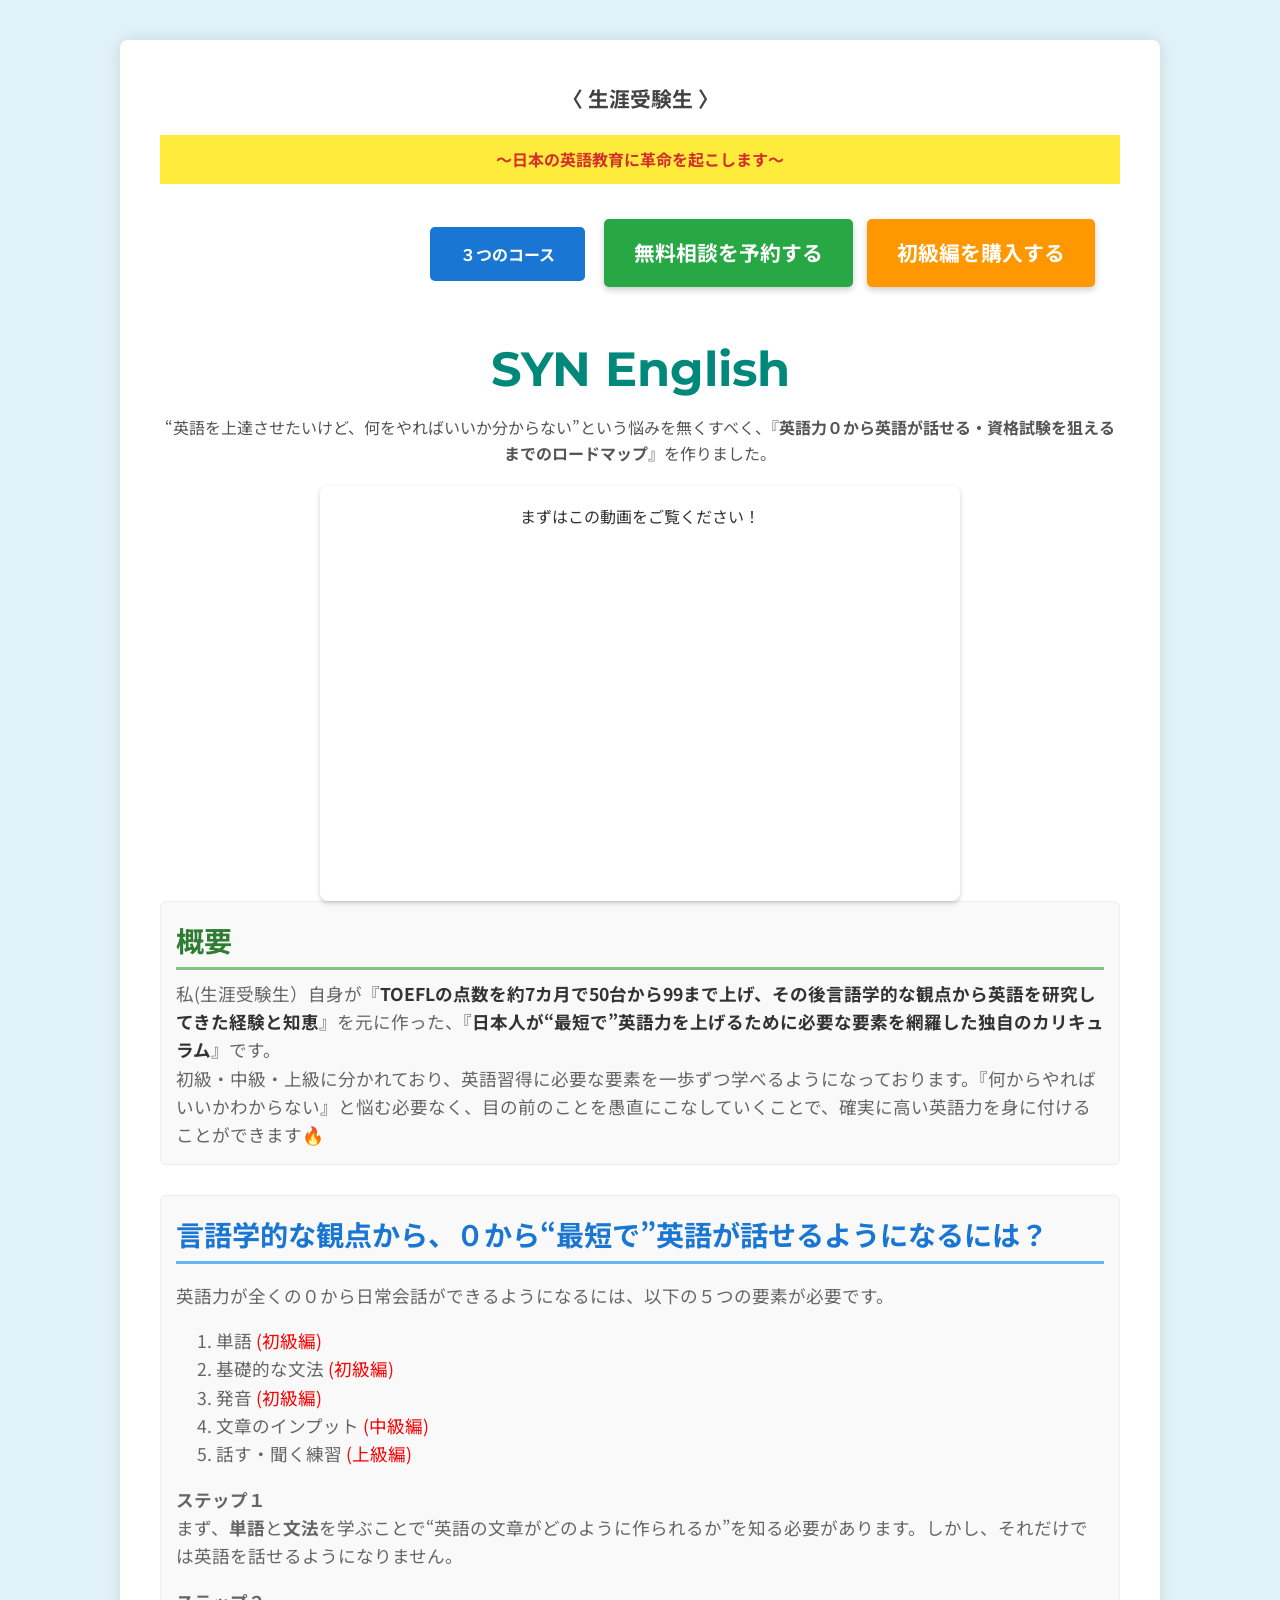
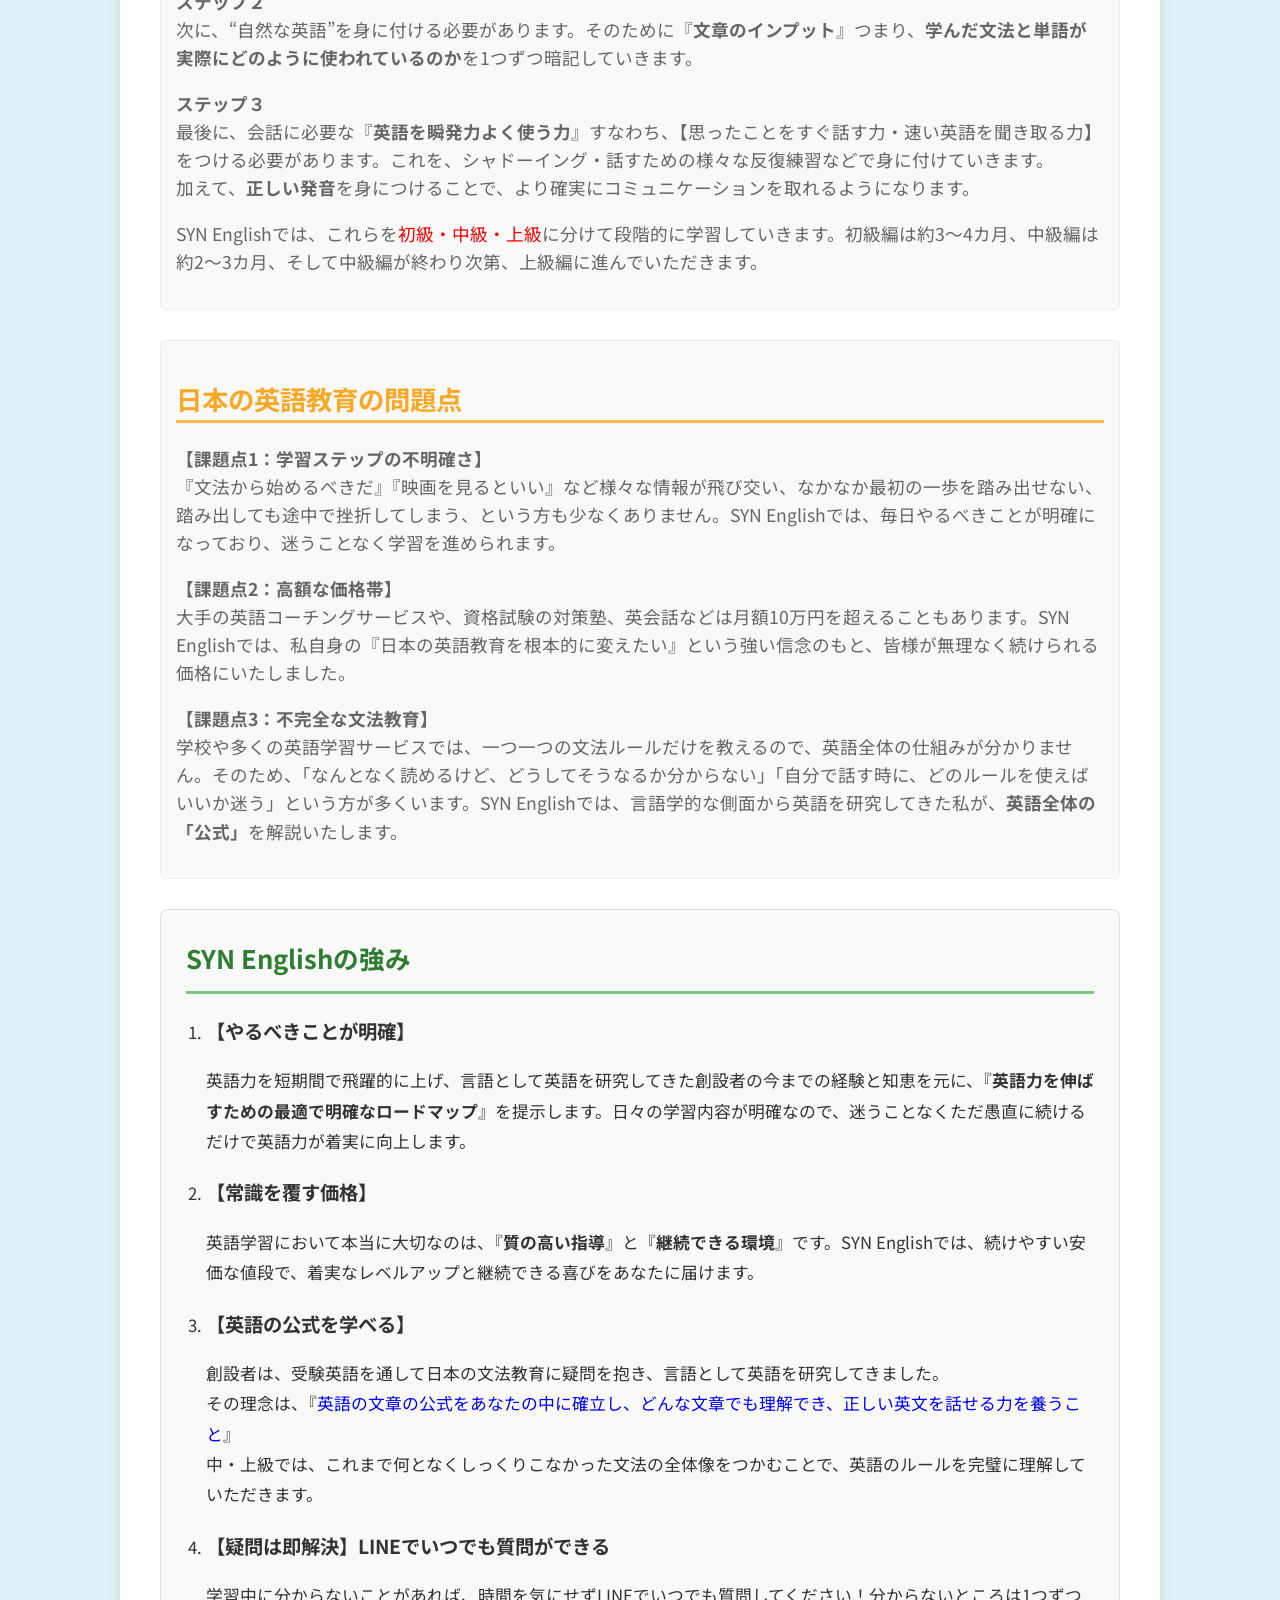
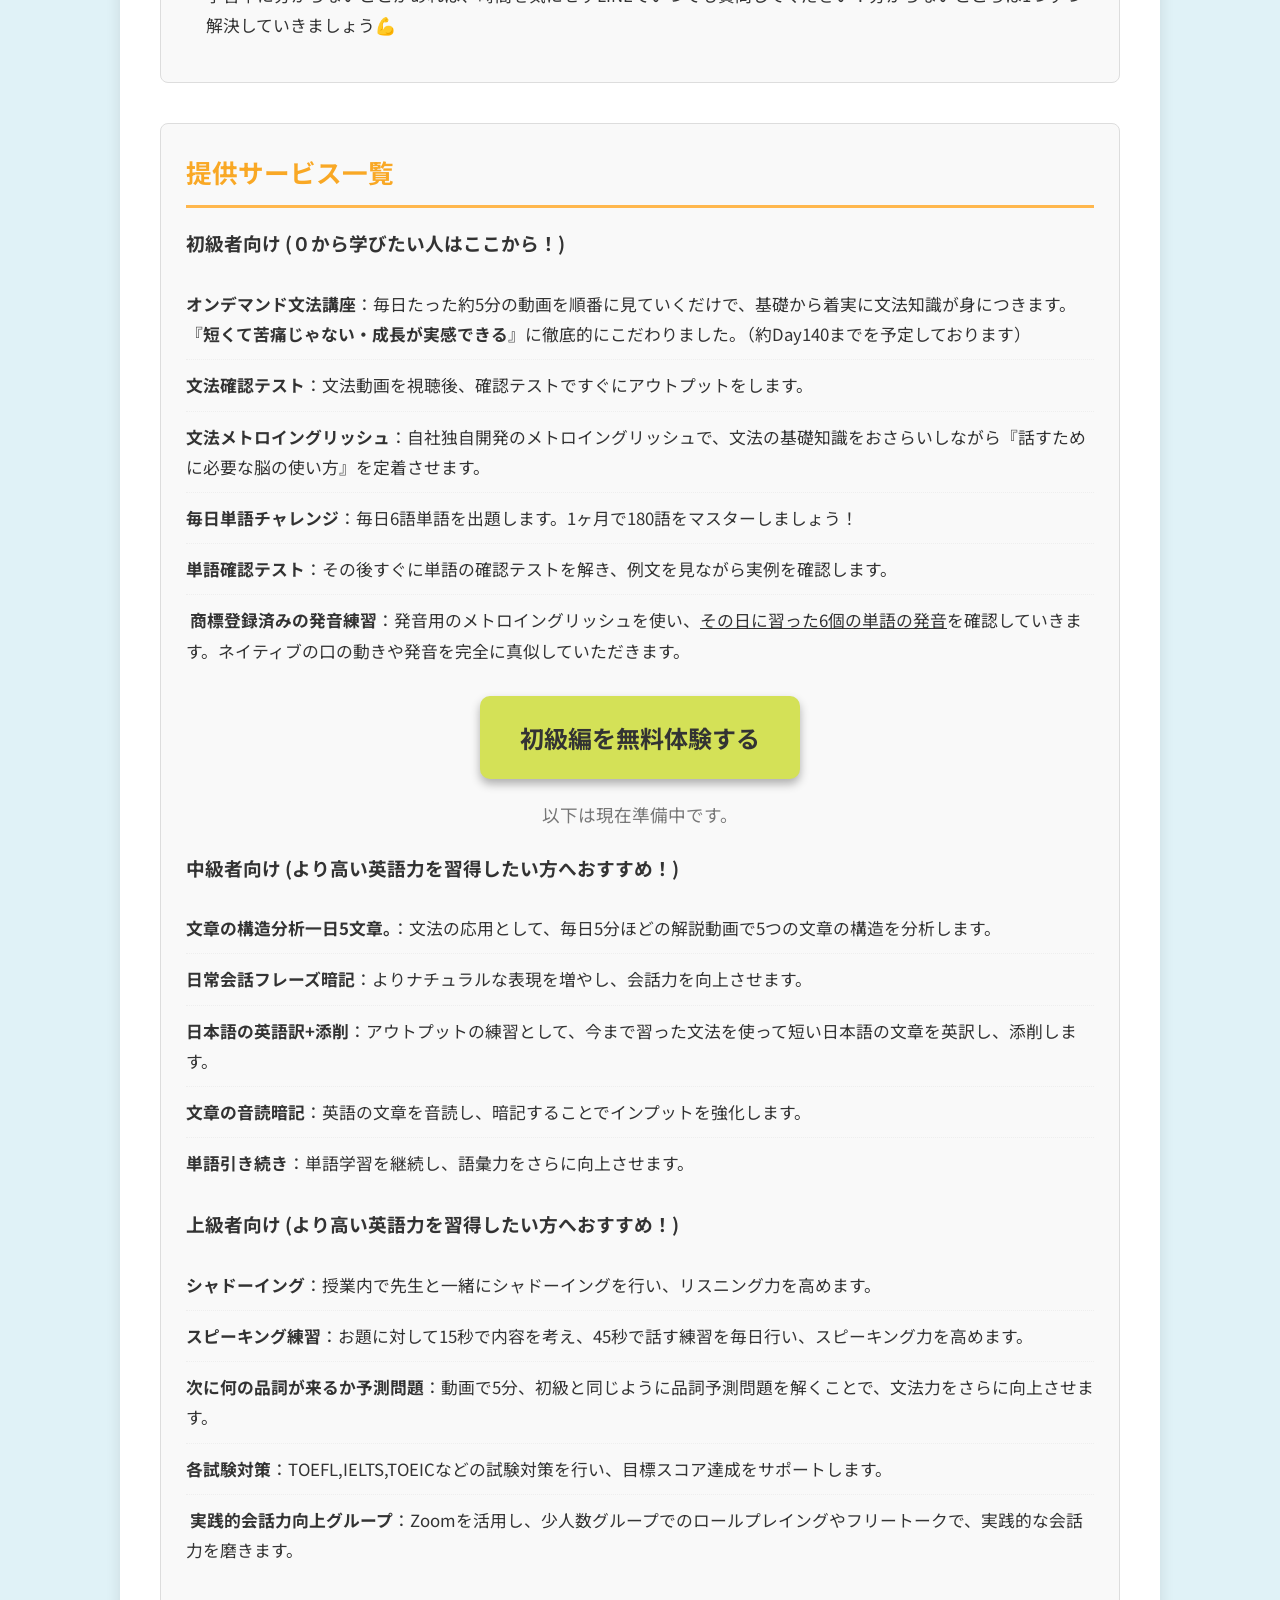
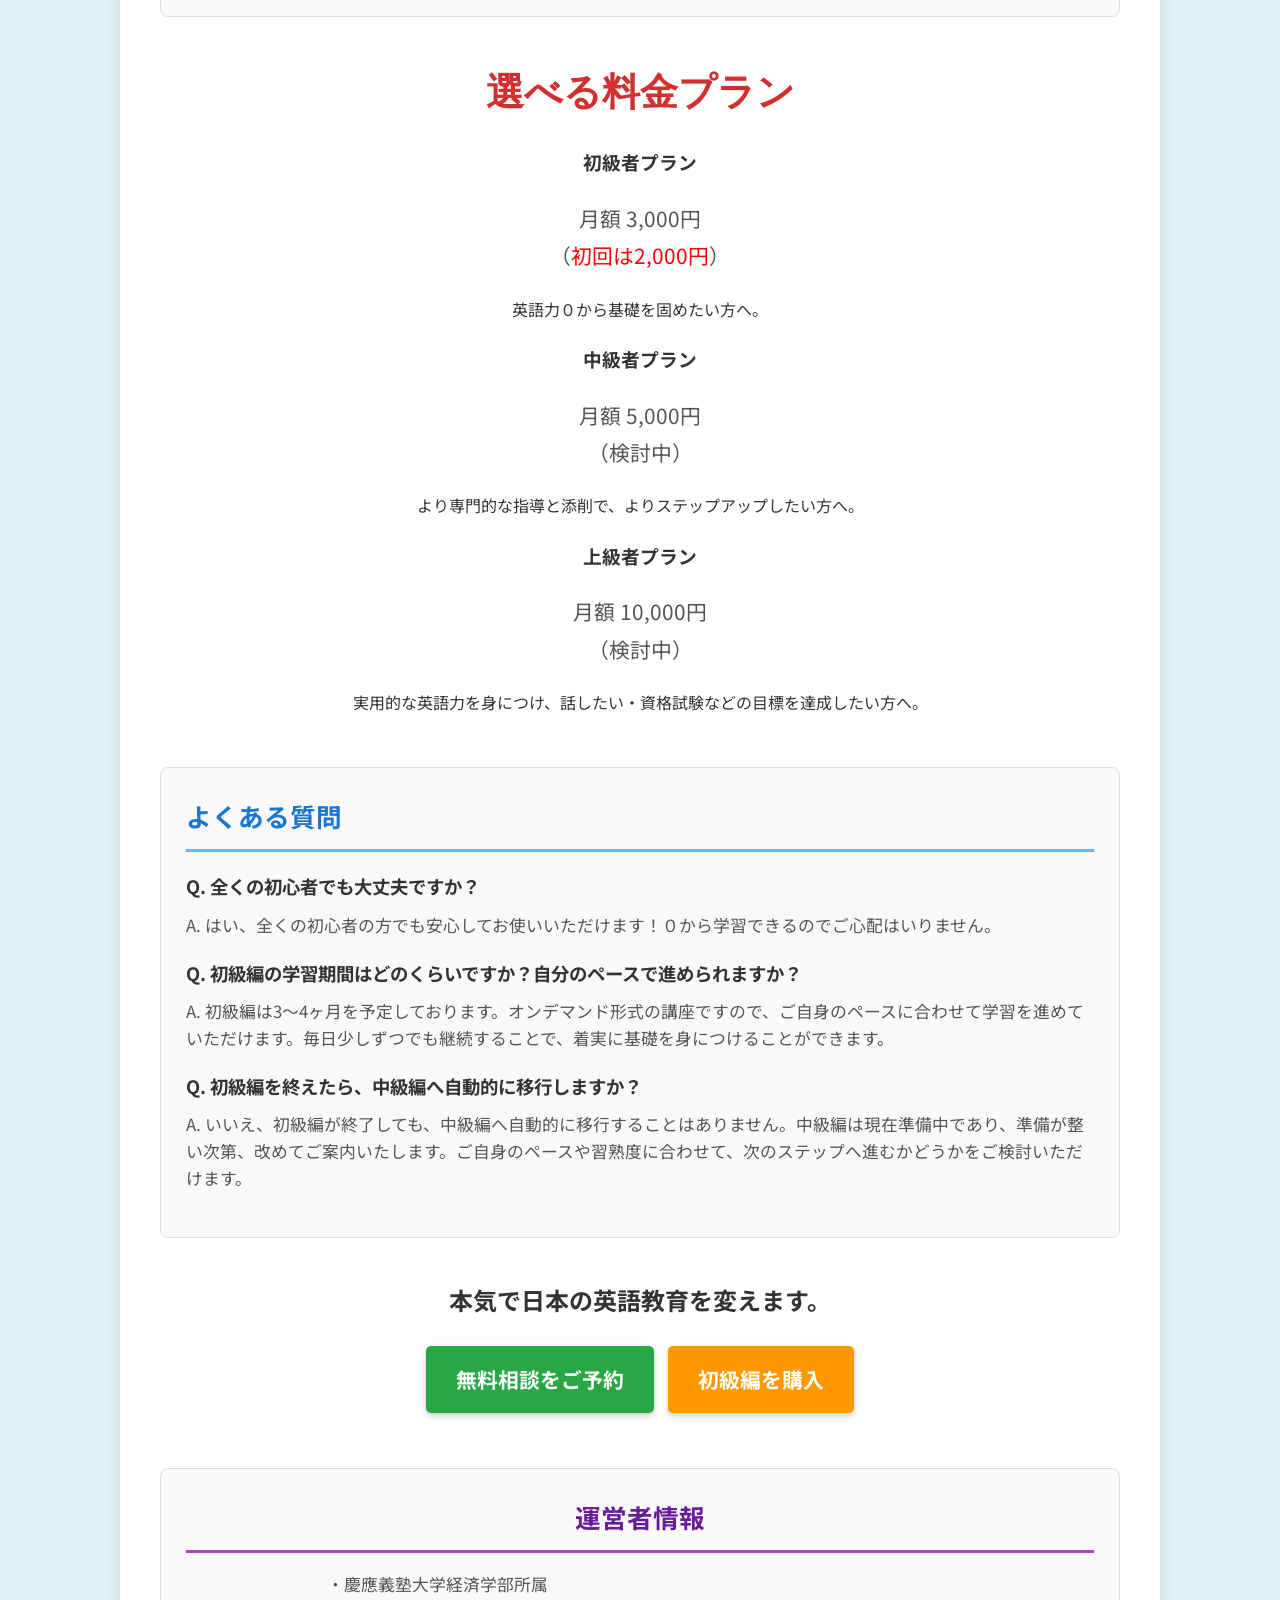
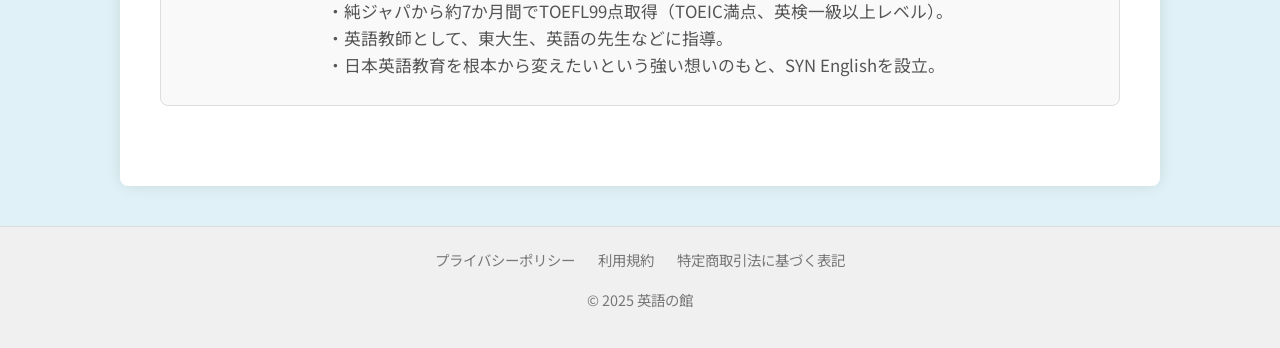
<file: index.html>
<!DOCTYPE html>
<html lang="ja">
<head>
    <meta charset="UTF-8">
    <meta name="viewport" content="width=device-width, initial-scale=1.0">
    <title>SYN English - 英語力０から上級者へ！やるべきことが明確になる学習環境</title>
    <meta name="description" content="英語力０から上級者へ！文法、単語、リスニング、スピーキング、発音を徹底サポート。やるべきことが明確で、継続しやすい安価な値段設定。">
    <link rel="stylesheet" href="style.css">
    <link rel="preconnect" href="https://fonts.googleapis.com">
    <link rel="preconnect" href="https://fonts.gstatic.com" crossorigin>
    <link href="https://fonts.googleapis.com/css2?family=Montserrat:wght@400;700&family=Noto+Sans+JP:wght@400;700&display=swap" rel="stylesheet">
    <style>
        .tiktok-info {
            background-color: #ffeb3b; /* 黄色 */
            color: #d32f2f; /* 赤色 */
            text-align: center;
            padding: 10px 0;
            font-weight: bold;
            margin-bottom: 20px;
        }
        .kawaii-icon {
            font-family: 'Noto Sans JP', sans-serif;
            font-weight: 700;
            font-size: 1.3em;
            color: #424242;
            text-align: center;
            margin-bottom: 18px;
        }
        /* かっこよくするスタイル (h1タグのみに適用) */
        h1 {
            font-family: 'Montserrat', sans-serif;
            font-weight: 700;
            font-size: 3.0em;
            color: #00897b;
            margin-bottom: 10px;
            line-height: 1.2;
            text-align: center; /* 中央揃え */
        }

        .column-title {
            font-size: 1.6em;
            color: #2e7d32; /* strong-pointのh2の色 */
            margin-top: 0;
            margin-bottom: 10px;
            border-bottom: 3px solid #81c784; /* strong-pointのh2の線 */
            padding-bottom: 5px;
        }

        .education-problem h2 {
            color: #f9a825; /* service-listのh2の色 */
            border-bottom: 3px solid #ffb74d; /* service-listのh2の線 */
        }

        .english-learning-column h3 {
            color: #1976d2; /* faqのh2の色 */
            border-bottom: 3px solid #64b5f6; /* faqのh2の線 */
            font-size: 1.6em;
            margin-top: 0;
            margin-bottom: 10px;
            padding-bottom: 5px;
        }
        .hero-column {
            padding: 0; /* パディングを削除 */
            background-color: transparent; /* 背景を透明に */
            border-radius: 0; /* 角丸を削除 */
            box-shadow: none; /* 影を削除 */
            margin-bottom: 10px; /* 元々のh1の下マージンに近い値 */
            text-align: center; /* 必要に応じて中央揃え */
        }

        .hero-column h1 {
            font-family: 'Montserrat', sans-serif;
            font-weight: 700;
            font-size: 3.0em; /* 元々のh1のサイズ */
            color: #00897b; /* 青緑の文字色を適用 */
            margin-bottom: 10px; /* 元々のh1の下マージン */
            line-height: 1.2;
            text-align: center; /* 元々のh1の中央揃え */
        }

        .hero-column .lead {
            font-size: 1.0em; /* 元々のleadのサイズに近い値 */
            color: #555; /* 元々のleadの色 */
            line-height: 1.6;
            margin-bottom: 20px; /* 元々のleadの下マージン */
        }
    </style>
</head>
<body>
    <div class="container">
        <div class="kawaii-icon">
            〈 生涯受験生 〉
        </div>
        <div class="tiktok-info">
            ～日本の英語教育に革命を起こします～
        </div>
        <div class="fixed-header">
            <div class="header-right">
                <a href="#service-list" class="course-link">３つのコース</a>
                <a href="https://forms.gle/1jkchN6muE7bupS2A" class="cta-button free-consultation-button" target="_blank" rel="noopener noreferrer">無料相談を予約する</a>
                <a href="purchase.html" class="cta-button purchase-button">初級編を購入する</a>
            </div>
        </div>
        <header>
            <section class="hero-column">
                <h1>SYN English</h1>
                <p class="lead">“英語を上達させたいけど、何をやればいいか分からない”という悩みを無くすべく、『<strong>英語力０から英語が話せる・資格試験を狙えるまでのロードマップ</strong>』を作りました。</p>
            </section>
            <div class="video-container">
                <p style="text-align: center; margin-bottom: 10px;">まずはこの動画をご覧ください！</p>
                <iframe width="560" height="315" src="https://www.youtube.com/embed/v9qSQqmL6Wg?si=e433A2XQJm-p8qXD" title="YouTube video player" frameborder="0" allow="accelerometer; autoplay; clipboard-write; encrypted-media; gyroscope; picture-in-picture; web-share" referrerpolicy="strict-origin-when-cross-origin" allowfullscreen></iframe>
            </div>
            <div class="empire-description">
                <h2 class="column-title">概要</h2>
                私(生涯受験生）自身が『<strong>TOEFLの点数を約7カ月で50台から99まで上げ、その後言語学的な観点から英語を研究してきた経験と知恵</strong>』を元に作った、『<strong>日本人が“最短で”英語力を上げるために必要な要素を網羅した独自のカリキュラム</strong>』です。<br>初級・中級・上級に分かれており、英語習得に必要な要素を一歩ずつ学べるようになっております。『何からやればいいかわからない』と悩む必要なく、目の前のことを愚直にこなしていくことで、確実に高い英語力を身に付けることができます🔥
            </div>
        </header>

        <section class="english-learning-column">
            <h3 class="colored-title learning-title">言語学的な観点から、０から“最短で”英語が話せるようになるには？</h3>
            <p>
                英語力が全くの０から日常会話ができるようになるには、以下の５つの要素が必要です。
            </p>
            <ol>
                <li>単語 <span style="color: red;">(初級編)</span></li>
                <li>基礎的な文法 <span style="color: red;">(初級編)</span></li>
                <li>発音 <span style="color: red;">(初級編)</span></li>
                <li>文章のインプット <span style="color: red;">(中級編)</span></li>
                <li>話す・聞く練習 <span style="color: red;">(上級編)</span></li>
            </ol>
            <p>
                <strong>ステップ１</strong><br>
                まず、<strong>単語</strong>と<strong>文法</strong>を学ぶことで“英語の文章がどのように作られるか”を知る必要があります。しかし、それだけでは英語を話せるようになりません。
            </p>
            <p>
                <strong>ステップ２</strong><br>
                次に、“自然な英語”を身に付ける必要があります。そのために『<strong>文章のインプット</strong>』つまり、<strong>学んだ文法と単語が実際にどのように使われているのか</strong>を1つずつ暗記していきます。
            </p>
            <p>
                <strong>ステップ３</strong><br>
                最後に、会話に必要な『<strong>英語を瞬発力よく使う力</strong>』すなわち、【思ったことをすぐ話す力・速い英語を聞き取る力】をつける必要があります。これを、シャドーイング・話すための様々な反復練習などで身に付けていきます。<br>加えて、<strong>正しい発音</strong>を身につけることで、より確実にコミュニケーションを取れるようになります。
            </p>
            <p>
                SYN Englishでは、これらを<span style="color: red;">初級・中級・上級</span>に分けて段階的に学習していきます。初級編は約3～4カ月、中級編は約2～3カ月、そして中級編が終わり次第、上級編に進んでいただきます。
            </p>
        </section>

        <section class="education-problem">
            <h2 class="colored-title problem-title">日本の英語教育の問題点</h2>
            <p>
                <strong>【課題点1：学習ステップの不明確さ】</strong><br>
                『文法から始めるべきだ』『映画を見るといい』など様々な情報が飛び交い、なかなか最初の一歩を踏み出せない、踏み出しても途中で挫折してしまう、という方も少なくありません。SYN Englishでは、毎日やるべきことが明確になっており、迷うことなく学習を進められます。
            </p>
            <p>
                <strong>【課題点2：高額な価格帯】</strong><br>
                大手の英語コーチングサービスや、資格試験の対策塾、英会話などは月額10万円を超えることもあります。SYN Englishでは、私自身の『日本の英語教育を根本的に変えたい』という強い信念のもと、皆様が無理なく続けられる価格にいたしました。
            </p>
            <p>
                <strong>【課題点3：不完全な文法教育】</strong><br>
                学校や多くの英語学習サービスでは、一つ一つの文法ルールだけを教えるので、英語全体の仕組みが分かりません。そのため、「なんとなく読めるけど、どうしてそうなるか分からない」「自分で話す時に、どのルールを使えばいいか迷う」という方が多くいます。SYN Englishでは、言語学的な側面から英語を研究してきた私が、<strong>英語全体の「公式」</strong>を解説いたします。
            </p>
        </section>

        <section class="strong-point">
            <h2 class="column-title">SYN Englishの強み</h2>
            <ol>
                <li>
                    <h3>【やるべきことが明確】</h3>
                    <p>英語力を短期間で飛躍的に上げ、言語として英語を研究してきた創設者の今までの経験と知恵を元に、『<strong>英語力を伸ばすための最適で明確なロードマップ</strong>』を提示します。日々の学習内容が明確なので、迷うことなくただ愚直に続けるだけで英語力が着実に向上します。</p>
                </li>
                <li>
                    <h3>【常識を覆す価格】</h3>
                    <p>英語学習において本当に大切なのは、『<strong>質の高い指導</strong>』と『<strong>継続できる環境</strong>』です。SYN Englishでは、続けやすい安価な値段で、着実なレベルアップと継続できる喜びをあなたに届けます。</p>
                </li>
                <li>
                    <h3>【英語の公式を学べる】</h3>
                    <p>創設者は、受験英語を通して日本の文法教育に疑問を抱き、言語として英語を研究してきました。<br>その理念は、『<span style="color: blue;">英語の文章の公式をあなたの中に確立し、どんな文章でも理解でき、正しい英文を話せる力を養うこと</span>』<br>中・上級では、これまで何となくしっくりこなかった文法の全体像をつかむことで、英語のルールを完璧に理解していただきます。<br></p>
                </li>
                <li>
                    <h3>【疑問は即解決】LINEでいつでも質問ができる</h3>
                    <p>学習中に分からないことがあれば、時間を気にせずLINEでいつでも質問してください！分からないところは1つずつ解決していきましょう💪</p>
                </li>
            </ol>
        </section>

        <section class="service-list" id="service-list">
            <h2>提供サービス一覧 </h2>
            <div class="beginner-services">
                <h3>初級者向け (０から学びたい人はここから！)</h3>
                <ul>
                    <li><strong> オンデマンド文法講座</strong>：毎日たった約5分の動画を順番に見ていくだけで、基礎から着実に文法知識が身につきます。『<strong>短くて苦痛じゃない・成長が実感できる</strong>』に徹底的にこだわりました。（約Day140までを予定しております）</li>
                    <li><strong> 文法確認テスト</strong>：文法動画を視聴後、確認テストですぐにアウトプットをします。</li>
                    <li><strong> 文法メトロイングリッシュ</strong>：自社独自開発のメトロイングリッシュで、文法の基礎知識をおさらいしながら『話すために必要な脳の使い方』を定着させます。</li>
                    <li><strong> 毎日単語チャレンジ</strong>：毎日6語単語を出題します。1ヶ月で180語をマスターしましょう！</li>
                    <li><strong> 単語確認テスト</strong>：その後すぐに単語の確認テストを解き、例文を見ながら実例を確認します。</li>
                    <li><strong>️ 商標登録済みの発音練習</strong>：発音用のメトロイングリッシュを使い、<span style="text-decoration: underline;">その日に習った6個の単語の発音</span>を確認していきます。ネイティブの口の動きや発音を完全に真似していただきます。</li>
                </ul>
                <div class="free-trial-button-container">
                    <a href="https://docs.google.com/spreadsheets/d/1VpQjVhnBu2lFf-npI2cP4neTLx2450lYvWQnMGvOoPE/edit?usp=sharing" class="free-trial-button" target="_blank" rel="noopener noreferrer">初級編を無料体験する</a>
                </div>
            </div>

            <p style="text-align: center; font-size: 1.1em; color: #777; margin: 20px 0;">以下は現在準備中です。</p>

            <div class="intermediate-services">
                <h3>中級者向け (より高い英語力を習得したい方へおすすめ！)</h3>
                <ul>
                    <li><strong> 文章の構造分析一日5文章。</strong>：文法の応用として、毎日5分ほどの解説動画で5つの文章の構造を分析します。</li>
                    <li><strong>日常会話フレーズ暗記</strong>：よりナチュラルな表現を増やし、会話力を向上させます。</li>
                    <li><strong>日本語の英語訳+添削</strong>：アウトプットの練習として、今まで習った文法を使って短い日本語の文章を英訳し、添削します。</li>
                    <li><strong>文章の音読暗記</strong>：英語の文章を音読し、暗記することでインプットを強化します。</li>
                    <li><strong>単語引き続き</strong>：単語学習を継続し、語彙力をさらに向上させます。</li>
                </ul>
            </div>

            <div class="advanced-services">
                <h3>上級者向け (より高い英語力を習得したい方へおすすめ！)</h3>
                <ul>
                    <li><strong> シャドーイング</strong>：授業内で先生と一緒にシャドーイングを行い、リスニング力を高めます。</li>
                    <li><strong> スピーキング練習</strong>：お題に対して15秒で内容を考え、45秒で話す練習を毎日行い、スピーキング力を高めます。</li>
                    <li><strong>次に何の品詞が来るか予測問題</strong>：動画で5分、初級と同じように品詞予測問題を解くことで、文法力をさらに向上させます。</li>
                    <li><strong>各試験対策</strong>：TOEFL,IELTS,TOEICなどの試験対策を行い、目標スコア達成をサポートします。</li>
                    <li><strong>️ 実践的会話力向上グループ</strong>：Zoomを活用し、少人数グループでのロールプレイングやフリートークで、実践的な会話力を磨きます。</li>
                </ul>
            </div>
        </section>

        <section class="price">
            <h2>選べる料金プラン</h2>
            <div class="price-plan">
                <h3>初級者プラン</h3>
                <p class="price-text">月額 3,000円<br>（<span style="color: red;">初回は2,000円</span>）</p>
                <p>英語力０から基礎を固めたい方へ。</p>
            </div>
            <div class="price-plan">
                <h3>中級者プラン</h3>
                <p class="price-text">月額 5,000円<br>（検討中）</p>
                <p>より専門的な指導と添削で、よりステップアップしたい方へ。</p>
            </div>
            <div class="price-plan">
                <h3>上級者プラン</h3>
                <p class="price-text">月額 10,000円<br>（検討中）</p>
                <p>実用的な英語力を身につけ、話したい・資格試験などの目標を達成したい方へ。</p>
            </div>
        </section>

        <section class="faq">
            <h2>よくある質問</h2>
            <div class="faq-item">
                <h3 class="question">Q. 全くの初心者でも大丈夫ですか？</h3>
                <p class="answer">A. はい、全くの初心者の方でも安心してお使いいただけます！０から学習できるのでご心配はいりません。</p>
                <h3 class="question">Q. 初級編の学習期間はどのくらいですか？自分のペースで進められますか？</h3>
                <p class="answer">A. 初級編は3～4ヶ月を予定しております。オンデマンド形式の講座ですので、ご自身のペースに合わせて学習を進めていただけます。毎日少しずつでも継続することで、着実に基礎を身につけることができます。</p>
                <h3 class="question">Q. 初級編を終えたら、中級編へ自動的に移行しますか？</h3>
                <p class="answer">A. いいえ、初級編が終了しても、中級編へ自動的に移行することはありません。中級編は現在準備中であり、準備が整い次第、改めてご案内いたします。ご自身のペースや習熟度に合わせて、次のステップへ進むかどうかをご検討いただけます。</p>
            </div>

        </section>

        <section class="cta">
            <h2>本気で日本の英語教育を変えます。</h2>
            <a href="https://forms.gle/1jkchN6muE7bupS2A" class="cta-button free-consultation-button" target="_blank" rel="noopener noreferrer">無料相談をご予約</a>
            <a href="purchase.html" class="cta-button purchase-button">初級編を購入</a>
        </section>

        

        <section class="founder-info">
            <h2>運営者情報</h2>
            <div class="founder-profile">
                <p>・慶應義塾大学経済学部所属<br>・純ジャパから約7か月間でTOEFL99点取得（TOEIC満点、英検一級以上レベル）。<br>・英語教師として、東大生、英語の先生などに指導。<br>・日本英語教育を根本から変えたいという強い想いのもと、SYN Englishを設立。</p>
            </div>
        </section>
    </div>

    <footer>
        <div class="footer-links">
            <a href="プライバシーポリシー.html">プライバシーポリシー</a>
            <a href="利用規約.html">利用規約</a>
            <a href="特定商取引法.html">特定商取引法に基づく表記</a>
        </div>
        <p>© 2025 英語の館</p>
    </footer>

</body>
</html>
</file>
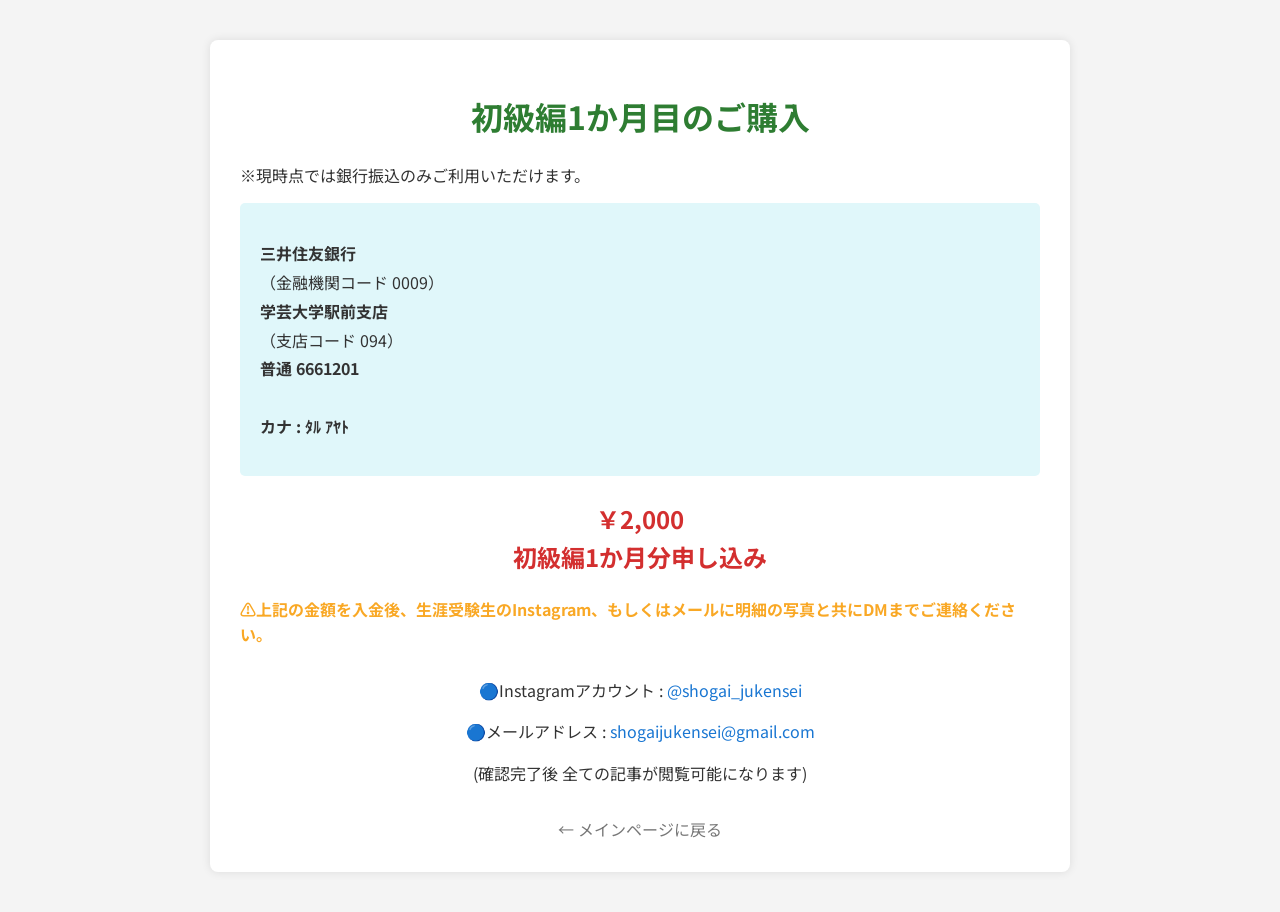
<file: purchase.html>
<!DOCTYPE html>
<html lang="ja">
<head>
    <meta charset="UTF-8">
    <meta name="viewport" content="width=device-width, initial-scale=1.0">
    <title>初級編のご購入 - SYN English</title>
    <style>
        body {
            font-family: 'Noto Sans JP', sans-serif, sans-serif;
            line-height: 1.6;
            margin: 40px;
            background-color: #f4f4f4;
            color: #333;
        }
        .container {
            max-width: 800px;
            margin: 0 auto;
            background-color: #fff;
            padding: 30px;
            border-radius: 8px;
            box-shadow: 0 0 10px rgba(0, 0, 0, 0.1);
        }
        h1, h2 {
            color: #2e7d32;
            text-align: center;
            margin-bottom: 20px;
        }
        p {
            margin-bottom: 15px;
        }
        .bank-details {
            background-color: #e0f7fa;
            padding: 20px;
            border-radius: 5px;
            margin-bottom: 20px;
            line-height: 1.8;
        }
        .price-regal {
            font-size: 1.5em;
            font-weight: bold;
            color: #d32f2f;
            text-align: center;
            margin-bottom: 20px;
        }
        .important-notice {
            color: #f9a825;
            font-weight: bold;
            margin-bottom: 20px;
        }
        .contact-info {
            margin-top: 30px;
            text-align: center;
        }
        .contact-info a {
            color: #1976d2;
            text-decoration: none;
        }
        .back-link {
            display: block;
            margin-top: 30px;
            text-align: center;
        }
        .back-link a {
            color: #777;
            text-decoration: none;
        }
    </style>
    <link href="https://fonts.googleapis.com/css2?family=Noto+Sans+JP:wght@400;700&display=swap" rel="stylesheet">
</head>
<body>
    <div class="container">
        <h1>初級編1か月目のご購入</h1>
        <p class="payment-notice">※現時点では銀行振込のみご利用いただけます。</p>
        <div class="bank-details">
            <p><strong>三井住友銀行</strong><br>
            （金融機関コード 0009）<br>
            <strong>学芸大学駅前支店</strong><br>
            （支店コード 094）<br>
            <strong>普通 6661201</strong><br><br>
            <strong>カナ : ﾀﾙ ｱﾔﾄ</strong></p>
        </div>
        <p class="price-regal"><strong>￥2,000</strong><br>初級編1か月分申し込み</p>
        <p class="important-notice">⚠️上記の金額を入金後、生涯受験生のInstagram、もしくはメールに明細の写真と共にDMまでご連絡ください。</p>
        <div class="contact-info">
            <p>🔵Instagramアカウント : <a href="https://www.instagram.com/shogai_jukensei/" target="_blank" rel="noopener noreferrer">@shogai_jukensei</a></p>
            <p>🔵メールアドレス : <a href="mailto:shogaijukensei@gmail.com" target="_blank" rel="noopener noreferrer">shogaijukensei@gmail.com</a></p>
            <p class="completion-message">(確認完了後 全ての記事が閲覧可能になります)</p>
        </div>
        <div class="back-link">
            <a href="index.html">← メインページに戻る</a>
        </div>
    </div>
</body>
</html>
</file>
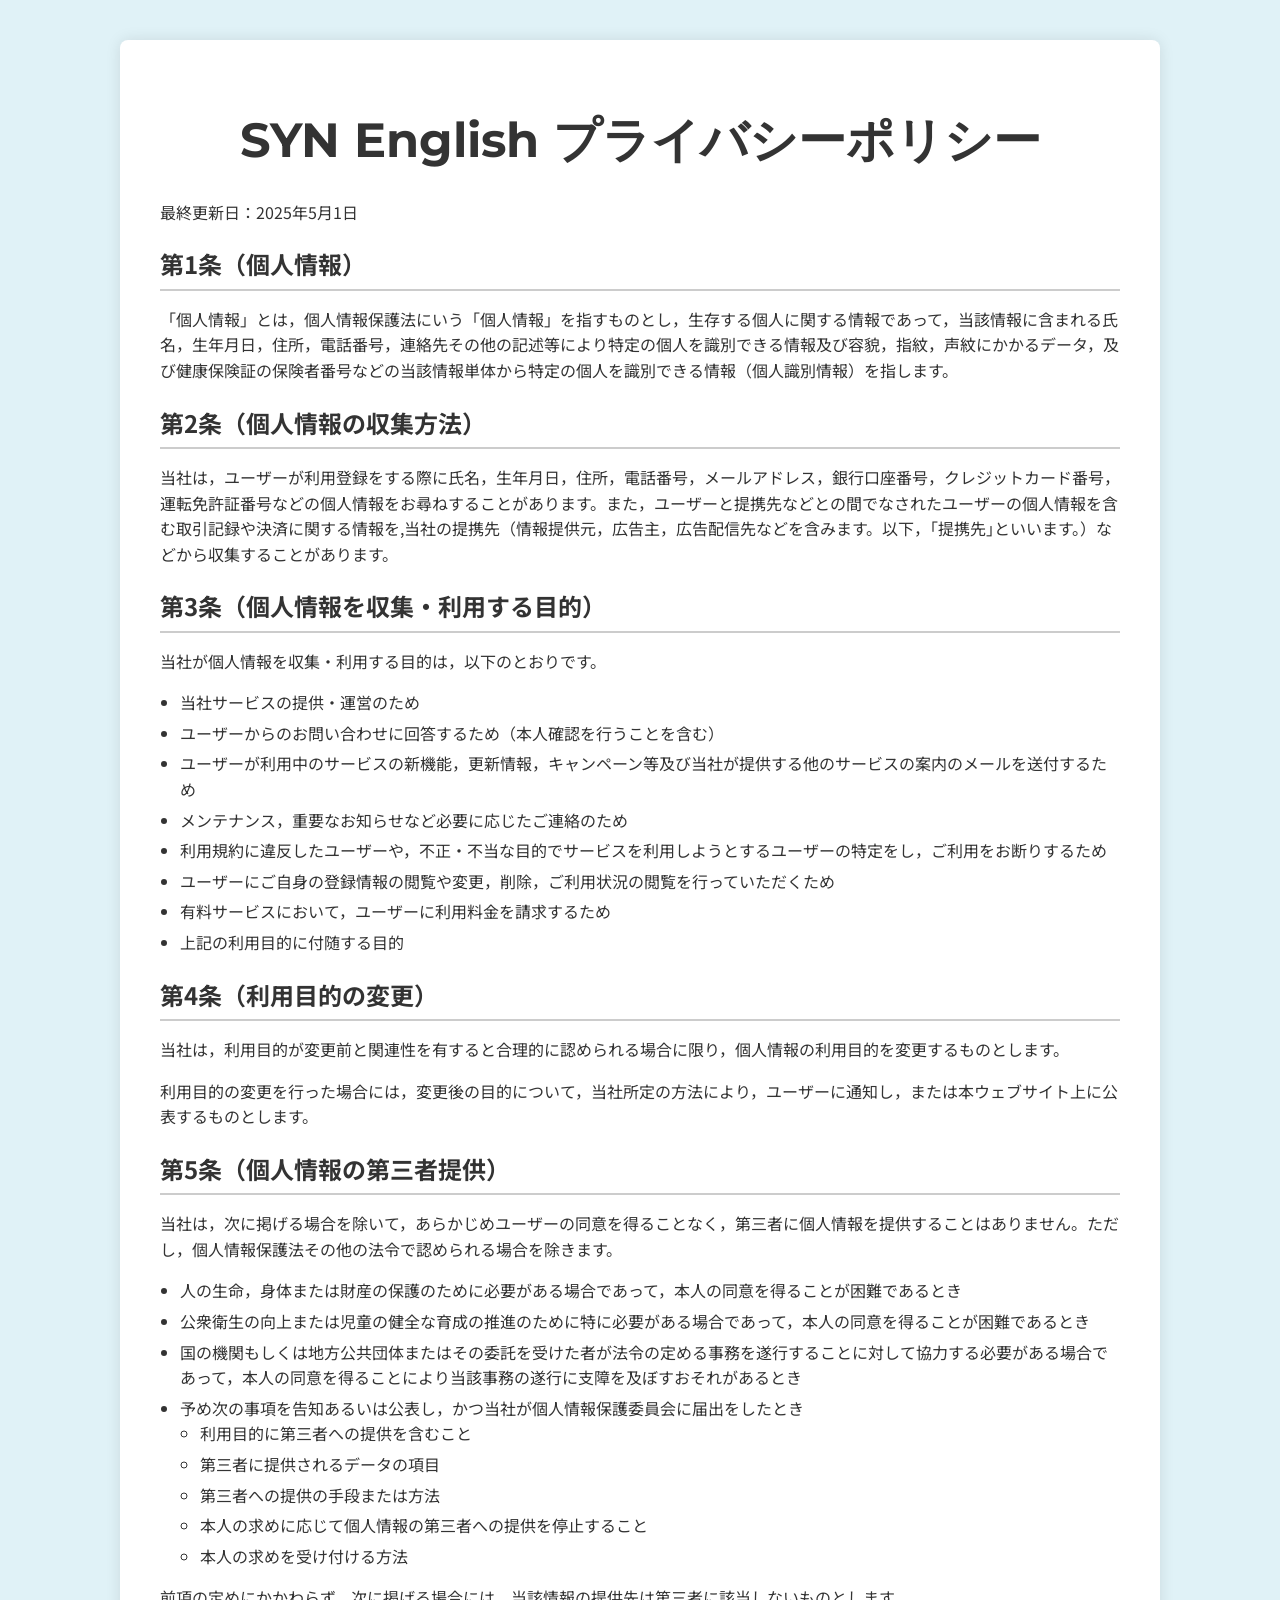
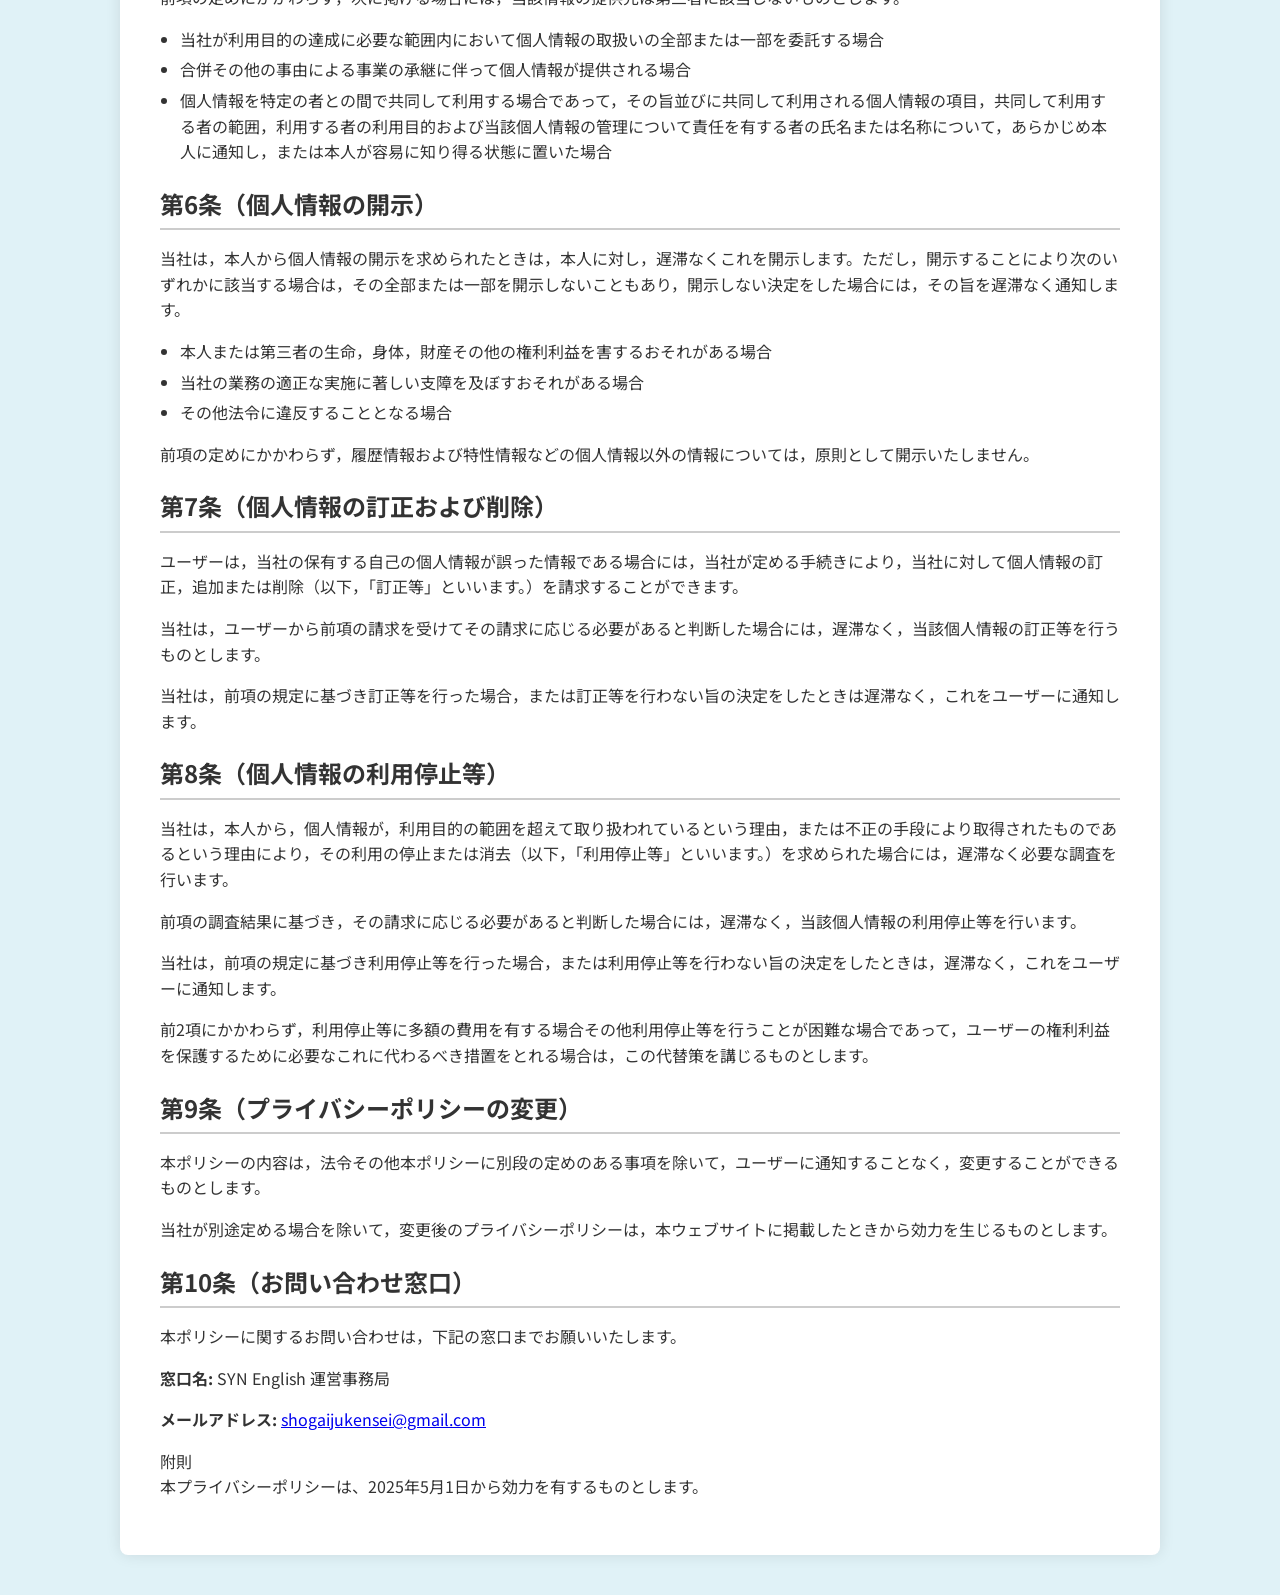
<file: プライバシーポリシー.html>
<!DOCTYPE html>
<html lang="ja">
<head>
    <meta charset="UTF-8">
    <meta name="viewport" content="width=device-width, initial-scale=1.0">
    <title>SYN English - プライバシーポリシー</title>
    <link rel="stylesheet" href="style.css">
    <link rel="preconnect" href="https://fonts.googleapis.com">
    <link rel="preconnect" href="https://fonts.gstatic.com" crossorigin>
    <link href="https://fonts.googleapis.com/css2?family=Montserrat:wght@400;700&family=Noto+Sans+JP:wght@400;700&display=swap" rel="stylesheet">
    <style>
        .privacy-policy {
            margin-top: 30px;
            line-height: 1.6;
        }
        .privacy-policy h2 {
            font-size: 1.5em;
            margin-top: 20px;
            margin-bottom: 10px;
            border-bottom: 2px solid #ccc;
            padding-bottom: 5px;
        }
        .privacy-policy h3 {
            font-size: 1.2em;
            margin-top: 15px;
            margin-bottom: 8px;
        }
        .privacy-policy p {
            margin-bottom: 15px;
        }
        .privacy-policy ol, .privacy-policy ul {
            padding-left: 20px;
            margin-bottom: 15px;
        }
        .privacy-policy li {
            margin-bottom: 5px;
        }
    </style>
</head>
<body>
    <div class="container">
        <header>
            <h1>SYN English プライバシーポリシー</h1>
        </header>
        <section class="privacy-policy">
            <p>最終更新日：2025年5月1日</p>

            <h2>第1条（個人情報）</h2>
            <p>「個人情報」とは，個人情報保護法にいう「個人情報」を指すものとし，生存する個人に関する情報であって，当該情報に含まれる氏名，生年月日，住所，電話番号，連絡先その他の記述等により特定の個人を識別できる情報及び容貌，指紋，声紋にかかるデータ，及び健康保険証の保険者番号などの当該情報単体から特定の個人を識別できる情報（個人識別情報）を指します。</p>

            <h2>第2条（個人情報の収集方法）</h2>
            <p>当社は，ユーザーが利用登録をする際に氏名，生年月日，住所，電話番号，メールアドレス，銀行口座番号，クレジットカード番号，運転免許証番号などの個人情報をお尋ねすることがあります。また，ユーザーと提携先などとの間でなされたユーザーの個人情報を含む取引記録や決済に関する情報を,当社の提携先（情報提供元，広告主，広告配信先などを含みます。以下，｢提携先｣といいます。）などから収集することがあります。</p>

            <h2>第3条（個人情報を収集・利用する目的）</h2>
            <p>当社が個人情報を収集・利用する目的は，以下のとおりです。</p>
            <ul>
                <li>当社サービスの提供・運営のため</li>
                <li>ユーザーからのお問い合わせに回答するため（本人確認を行うことを含む）</li>
                <li>ユーザーが利用中のサービスの新機能，更新情報，キャンペーン等及び当社が提供する他のサービスの案内のメールを送付するため</li>
                <li>メンテナンス，重要なお知らせなど必要に応じたご連絡のため</li>
                <li>利用規約に違反したユーザーや，不正・不当な目的でサービスを利用しようとするユーザーの特定をし，ご利用をお断りするため</li>
                <li>ユーザーにご自身の登録情報の閲覧や変更，削除，ご利用状況の閲覧を行っていただくため</li>
                <li>有料サービスにおいて，ユーザーに利用料金を請求するため</li>
                <li>上記の利用目的に付随する目的</li>
            </ul>

            <h2>第4条（利用目的の変更）</h2>
            <p>当社は，利用目的が変更前と関連性を有すると合理的に認められる場合に限り，個人情報の利用目的を変更するものとします。</p>
            <p>利用目的の変更を行った場合には，変更後の目的について，当社所定の方法により，ユーザーに通知し，または本ウェブサイト上に公表するものとします。</p>

            <h2>第5条（個人情報の第三者提供）</h2>
            <p>当社は，次に掲げる場合を除いて，あらかじめユーザーの同意を得ることなく，第三者に個人情報を提供することはありません。ただし，個人情報保護法その他の法令で認められる場合を除きます。</p>
            <ul>
                <li>人の生命，身体または財産の保護のために必要がある場合であって，本人の同意を得ることが困難であるとき</li>
                <li>公衆衛生の向上または児童の健全な育成の推進のために特に必要がある場合であって，本人の同意を得ることが困難であるとき</li>
                <li>国の機関もしくは地方公共団体またはその委託を受けた者が法令の定める事務を遂行することに対して協力する必要がある場合であって，本人の同意を得ることにより当該事務の遂行に支障を及ぼすおそれがあるとき</li>
                <li>予め次の事項を告知あるいは公表し，かつ当社が個人情報保護委員会に届出をしたとき
                    <ul>
                        <li>利用目的に第三者への提供を含むこと</li>
                        <li>第三者に提供されるデータの項目</li>
                        <li>第三者への提供の手段または方法</li>
                        <li>本人の求めに応じて個人情報の第三者への提供を停止すること</li>
                        <li>本人の求めを受け付ける方法</li>
                    </ul>
                </li>
            </ul>
            <p>前項の定めにかかわらず，次に掲げる場合には，当該情報の提供先は第三者に該当しないものとします。</p>
            <ul>
                <li>当社が利用目的の達成に必要な範囲内において個人情報の取扱いの全部または一部を委託する場合</li>
                <li>合併その他の事由による事業の承継に伴って個人情報が提供される場合</li>
                <li>個人情報を特定の者との間で共同して利用する場合であって，その旨並びに共同して利用される個人情報の項目，共同して利用する者の範囲，利用する者の利用目的および当該個人情報の管理について責任を有する者の氏名または名称について，あらかじめ本人に通知し，または本人が容易に知り得る状態に置いた場合</li>
            </ul>

            <h2>第6条（個人情報の開示）</h2>
            <p>当社は，本人から個人情報の開示を求められたときは，本人に対し，遅滞なくこれを開示します。ただし，開示することにより次のいずれかに該当する場合は，その全部または一部を開示しないこともあり，開示しない決定をした場合には，その旨を遅滞なく通知します。</p>
            <ul>
                <li>本人または第三者の生命，身体，財産その他の権利利益を害するおそれがある場合</li>
                <li>当社の業務の適正な実施に著しい支障を及ぼすおそれがある場合</li>
                <li>その他法令に違反することとなる場合</li>
            </ul>
            <p>前項の定めにかかわらず，履歴情報および特性情報などの個人情報以外の情報については，原則として開示いたしません。</p>

            <h2>第7条（個人情報の訂正および削除）</h2>
            <p>ユーザーは，当社の保有する自己の個人情報が誤った情報である場合には，当社が定める手続きにより，当社に対して個人情報の訂正，追加または削除（以下，「訂正等」といいます。）を請求することができます。</p>
            <p>当社は，ユーザーから前項の請求を受けてその請求に応じる必要があると判断した場合には，遅滞なく，当該個人情報の訂正等を行うものとします。</p>
            <p>当社は，前項の規定に基づき訂正等を行った場合，または訂正等を行わない旨の決定をしたときは遅滞なく，これをユーザーに通知します。</p>

            <h2>第8条（個人情報の利用停止等）</h2>
            <p>当社は，本人から，個人情報が，利用目的の範囲を超えて取り扱われているという理由，または不正の手段により取得されたものであるという理由により，その利用の停止または消去（以下，「利用停止等」といいます。）を求められた場合には，遅滞なく必要な調査を行います。</p>
            <p>前項の調査結果に基づき，その請求に応じる必要があると判断した場合には，遅滞なく，当該個人情報の利用停止等を行います。</p>
            <p>当社は，前項の規定に基づき利用停止等を行った場合，または利用停止等を行わない旨の決定をしたときは，遅滞なく，これをユーザーに通知します。</p>
            <p>前2項にかかわらず，利用停止等に多額の費用を有する場合その他利用停止等を行うことが困難な場合であって，ユーザーの権利利益を保護するために必要なこれに代わるべき措置をとれる場合は，この代替策を講じるものとします。</p>

            <h2>第9条（プライバシーポリシーの変更）</h2>
            <p>本ポリシーの内容は，法令その他本ポリシーに別段の定めのある事項を除いて，ユーザーに通知することなく，変更することができるものとします。</p>
            <p>当社が別途定める場合を除いて，変更後のプライバシーポリシーは，本ウェブサイトに掲載したときから効力を生じるものとします。</p>

            <h2>第10条（お問い合わせ窓口）</h2>
            <p>本ポリシーに関するお問い合わせは，下記の窓口までお願いいたします。</p>
            <p><strong>窓口名:</strong> SYN English 運営事務局</p>
            <p><strong>メールアドレス:</strong> <a href="mailto:shogaijukensei@gmail.com">shogaijukensei@gmail.com</a></p>

            <p>附則<br>本プライバシーポリシーは、2025年5月1日から効力を有するものとします。</p>
        </section>
    </div>
</body>
</html>
</file>
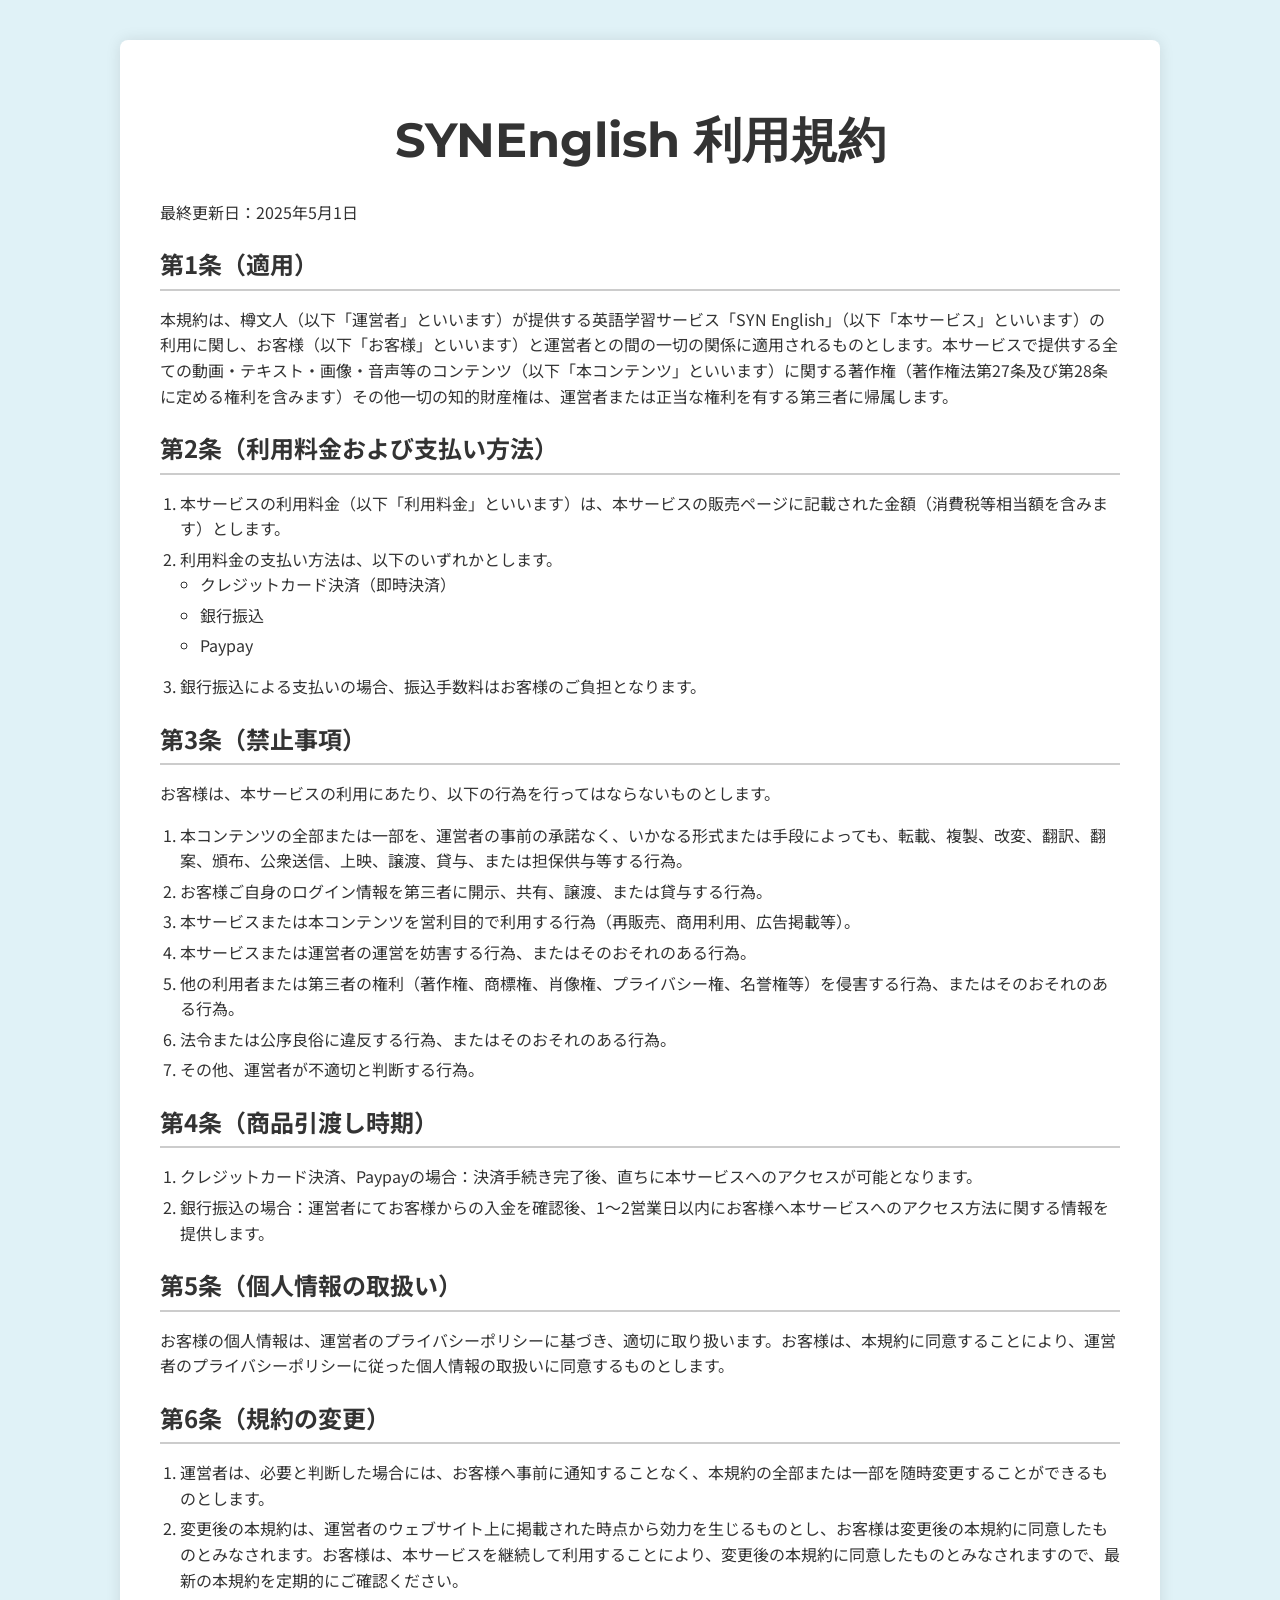
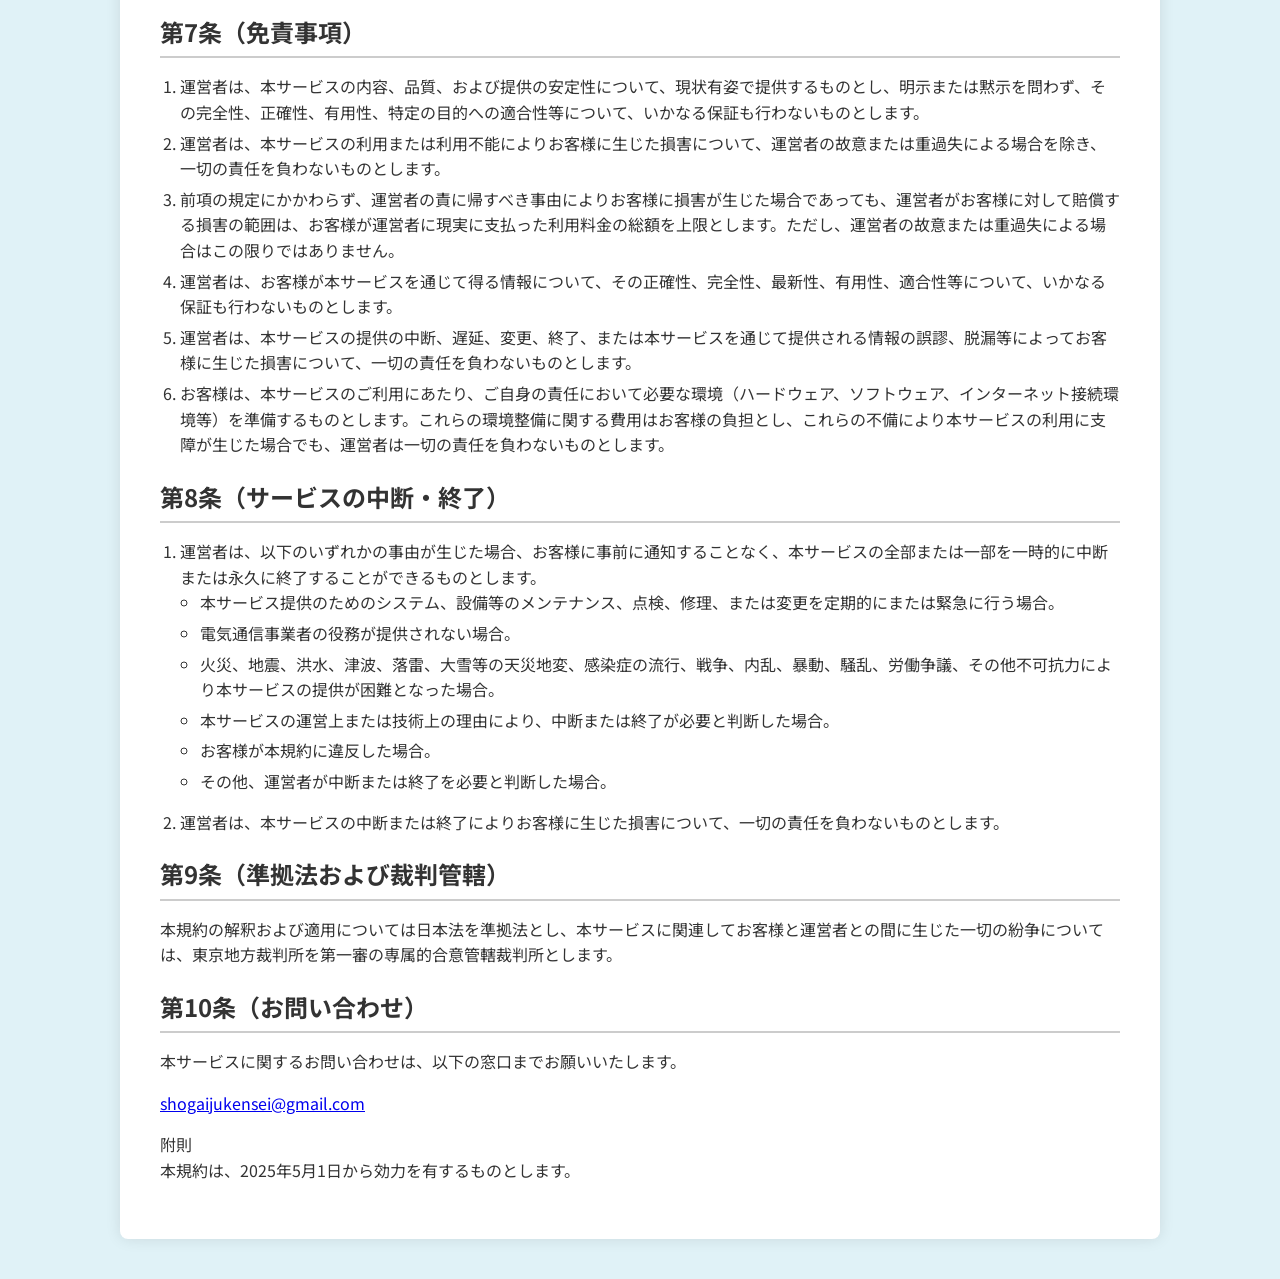
<file: 利用規約.html>
<!DOCTYPE html>
<html lang="ja">
<head>
    <meta charset="UTF-8">
    <meta name="viewport" content="width=device-width, initial-scale=1.0">
    <title>SYN English - 利用規約</title>
    <link rel="stylesheet" href="style.css">
    <link rel="preconnect" href="https://fonts.googleapis.com">
    <link rel="preconnect" href="https://fonts.gstatic.com" crossorigin>
    <link href="https://fonts.googleapis.com/css2?family=Montserrat:wght@400;700&family=Noto+Sans+JP:wght@400;700&display=swap" rel="stylesheet">
    <style>
        .terms-of-service {
            margin-top: 30px;
            line-height: 1.6;
        }
        .terms-of-service h2 {
            font-size: 1.5em;
            margin-top: 20px;
            margin-bottom: 10px;
            border-bottom: 2px solid #ccc;
            padding-bottom: 5px;
        }
        .terms-of-service ol, .terms-of-service ul {
            padding-left: 20px;
            margin-bottom: 15px;
        }
        .terms-of-service li {
            margin-bottom: 5px;
        }
    </style>
</head>
<body>
    <div class="container">
        <header>
            <h1>SYNEnglish 利用規約</h1>
        </header>
        <section class="terms-of-service">
            <p>最終更新日：2025年5月1日</p>

            <h2>第1条（適用）</h2>
            <p>本規約は、樽文人（以下「運営者」といいます）が提供する英語学習サービス「SYN English」（以下「本サービス」といいます）の利用に関し、お客様（以下「お客様」といいます）と運営者との間の一切の関係に適用されるものとします。本サービスで提供する全ての動画・テキスト・画像・音声等のコンテンツ（以下「本コンテンツ」といいます）に関する著作権（著作権法第27条及び第28条に定める権利を含みます）その他一切の知的財産権は、運営者または正当な権利を有する第三者に帰属します。</p>

            <h2>第2条（利用料金および支払い方法）</h2>
            <ol>
                <li>本サービスの利用料金（以下「利用料金」といいます）は、本サービスの販売ページに記載された金額（消費税等相当額を含みます）とします。</li>
                <li>利用料金の支払い方法は、以下のいずれかとします。
                    <ul>
                        <li>クレジットカード決済（即時決済）</li>
                        <li>銀行振込</li>
                        <li>Paypay</li>
                    </ul>
                </li>
                <li>銀行振込による支払いの場合、振込手数料はお客様のご負担となります。</li>
            </ol>

            <h2>第3条（禁止事項）</h2>
            <p>お客様は、本サービスの利用にあたり、以下の行為を行ってはならないものとします。</p>
            <ol>
                <li>本コンテンツの全部または一部を、運営者の事前の承諾なく、いかなる形式または手段によっても、転載、複製、改変、翻訳、翻案、頒布、公衆送信、上映、譲渡、貸与、または担保供与等する行為。</li>
                <li>お客様ご自身のログイン情報を第三者に開示、共有、譲渡、または貸与する行為。</li>
                <li>本サービスまたは本コンテンツを営利目的で利用する行為（再販売、商用利用、広告掲載等）。</li>
                <li>本サービスまたは運営者の運営を妨害する行為、またはそのおそれのある行為。</li>
                <li>他の利用者または第三者の権利（著作権、商標権、肖像権、プライバシー権、名誉権等）を侵害する行為、またはそのおそれのある行為。</li>
                <li>法令または公序良俗に違反する行為、またはそのおそれのある行為。</li>
                <li>その他、運営者が不適切と判断する行為。</li>
            </ol>

            <h2>第4条（商品引渡し時期）</h2>
            <ol>
                <li>クレジットカード決済、Paypayの場合：決済手続き完了後、直ちに本サービスへのアクセスが可能となります。</li>
                <li>銀行振込の場合：運営者にてお客様からの入金を確認後、1〜2営業日以内にお客様へ本サービスへのアクセス方法に関する情報を提供します。</li>
            </ol>

            <h2>第5条（個人情報の取扱い）</h2>
            <p>お客様の個人情報は、運営者のプライバシーポリシーに基づき、適切に取り扱います。お客様は、本規約に同意することにより、運営者のプライバシーポリシーに従った個人情報の取扱いに同意するものとします。</p>

            <h2>第6条（規約の変更）</h2>
            <ol>
                <li>運営者は、必要と判断した場合には、お客様へ事前に通知することなく、本規約の全部または一部を随時変更することができるものとします。</li>
                <li>変更後の本規約は、運営者のウェブサイト上に掲載された時点から効力を生じるものとし、お客様は変更後の本規約に同意したものとみなされます。お客様は、本サービスを継続して利用することにより、変更後の本規約に同意したものとみなされますので、最新の本規約を定期的にご確認ください。</li>
            </ol>

            <h2>第7条（免責事項）</h2>
            <ol>
                <li>運営者は、本サービスの内容、品質、および提供の安定性について、現状有姿で提供するものとし、明示または黙示を問わず、その完全性、正確性、有用性、特定の目的への適合性等について、いかなる保証も行わないものとします。</li>
                <li>運営者は、本サービスの利用または利用不能によりお客様に生じた損害について、運営者の故意または重過失による場合を除き、一切の責任を負わないものとします。</li>
                <li>前項の規定にかかわらず、運営者の責に帰すべき事由によりお客様に損害が生じた場合であっても、運営者がお客様に対して賠償する損害の範囲は、お客様が運営者に現実に支払った利用料金の総額を上限とします。ただし、運営者の故意または重過失による場合はこの限りではありません。</li>
                <li>運営者は、お客様が本サービスを通じて得る情報について、その正確性、完全性、最新性、有用性、適合性等について、いかなる保証も行わないものとします。</li>
                <li>運営者は、本サービスの提供の中断、遅延、変更、終了、または本サービスを通じて提供される情報の誤謬、脱漏等によってお客様に生じた損害について、一切の責任を負わないものとします。</li>
                <li>お客様は、本サービスのご利用にあたり、ご自身の責任において必要な環境（ハードウェア、ソフトウェア、インターネット接続環境等）を準備するものとします。これらの環境整備に関する費用はお客様の負担とし、これらの不備により本サービスの利用に支障が生じた場合でも、運営者は一切の責任を負わないものとします。</li>
            </ol>

            <h2>第8条（サービスの中断・終了）</h2>
            <ol>
                <li>運営者は、以下のいずれかの事由が生じた場合、お客様に事前に通知することなく、本サービスの全部または一部を一時的に中断または永久に終了することができるものとします。
                    <ul>
                        <li>本サービス提供のためのシステム、設備等のメンテナンス、点検、修理、または変更を定期的にまたは緊急に行う場合。</li>
                        <li>電気通信事業者の役務が提供されない場合。</li>
                        <li>火災、地震、洪水、津波、落雷、大雪等の天災地変、感染症の流行、戦争、内乱、暴動、騒乱、労働争議、その他不可抗力により本サービスの提供が困難となった場合。</li>
                        <li>本サービスの運営上または技術上の理由により、中断または終了が必要と判断した場合。</li>
                        <li>お客様が本規約に違反した場合。</li>
                        <li>その他、運営者が中断または終了を必要と判断した場合。</li>
                    </ul>
                </li>
                <li>運営者は、本サービスの中断または終了によりお客様に生じた損害について、一切の責任を負わないものとします。</li>
            </ol>

            <h2>第9条（準拠法および裁判管轄）</h2>
            <p>本規約の解釈および適用については日本法を準拠法とし、本サービスに関連してお客様と運営者との間に生じた一切の紛争については、東京地方裁判所を第一審の専属的合意管轄裁判所とします。</p>

            <h2>第10条（お問い合わせ）</h2>
            <p>本サービスに関するお問い合わせは、以下の窓口までお願いいたします。</p>
            <p><a href="mailto:shogaijukensei@gmail.com">shogaijukensei@gmail.com</a></p>

            <p>附則<br>本規約は、2025年5月1日から効力を有するものとします。</p>
        </section>
    </div>
</body>
</html>
</file>
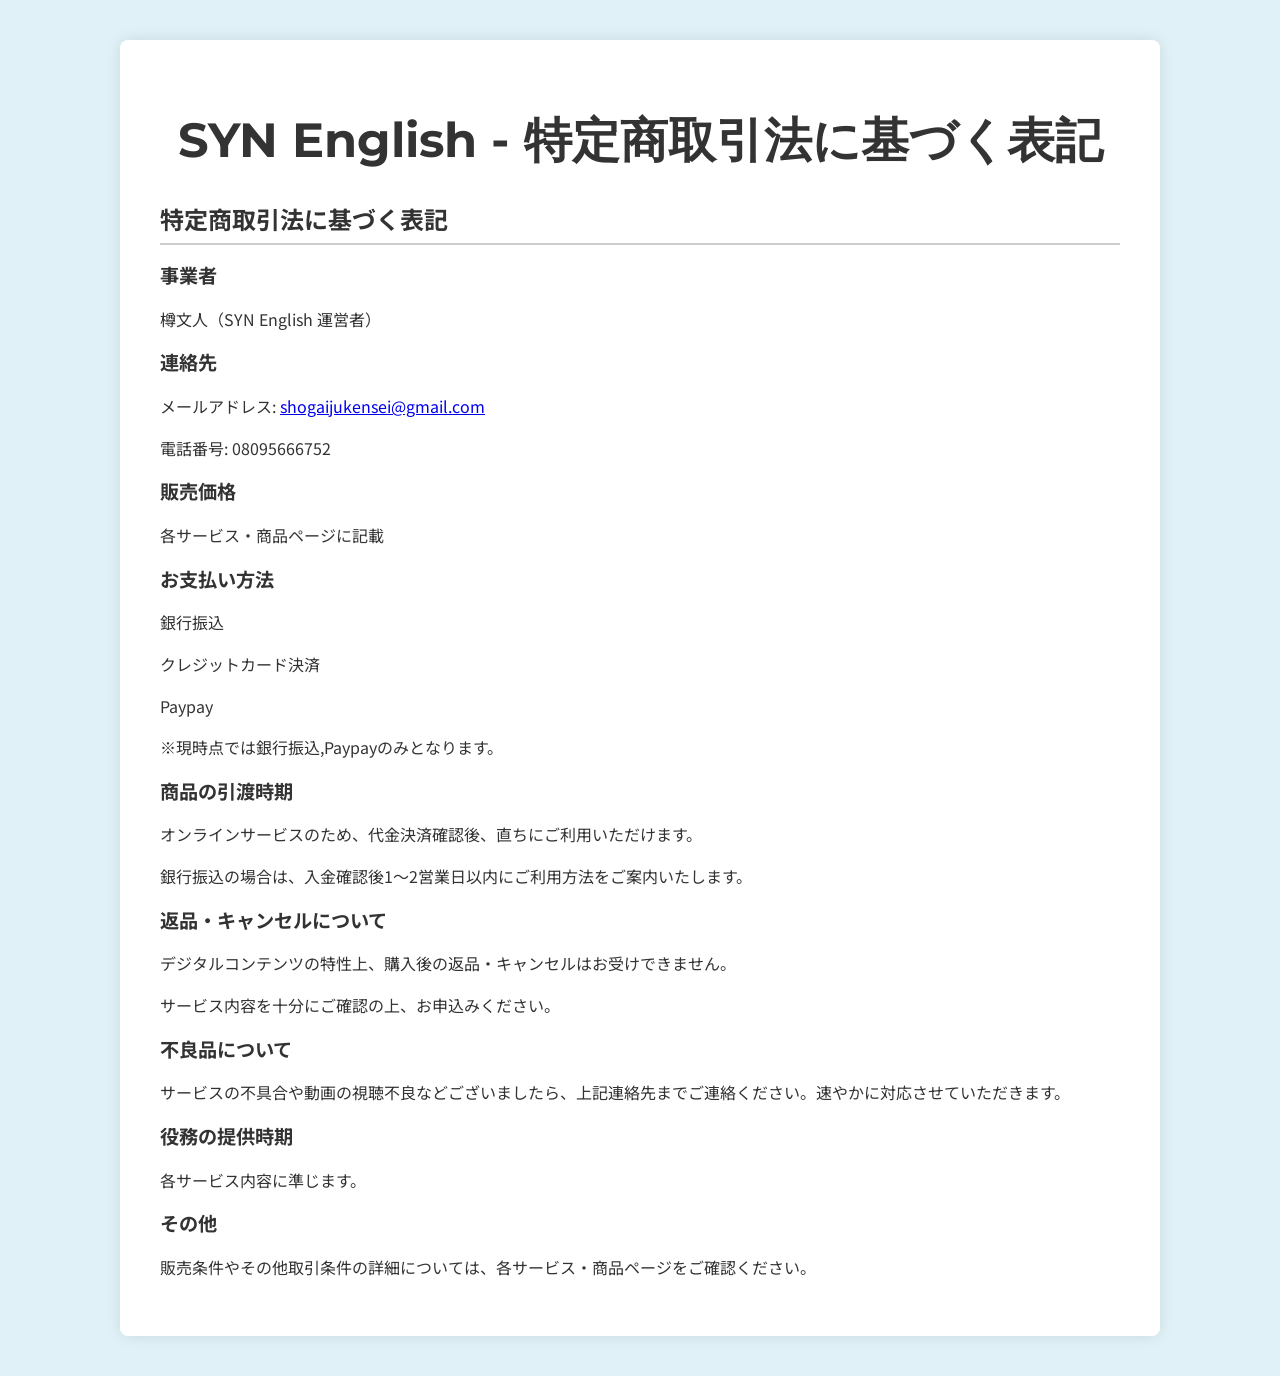
<file: 特定商取引法.html>
<!DOCTYPE html>
<html lang="ja">
<head>
    <meta charset="UTF-8">
    <meta name="viewport" content="width=device-width, initial-scale=1.0">
    <title>SYN English - 特定商取引法に基づく表記</title>
    <link rel="stylesheet" href="style.css">
    <link rel="preconnect" href="https://fonts.googleapis.com">
    <link rel="preconnect" href="https://fonts.gstatic.com" crossorigin>
    <link href="https://fonts.googleapis.com/css2?family=Montserrat:wght@400;700&family=Noto+Sans+JP:wght@400;700&display=swap" rel="stylesheet">
    <style>
        .legal-info {
            margin-top: 30px;
            line-height: 1.6;
        }
        .legal-info h2 {
            font-size: 1.5em;
            margin-top: 20px;
            margin-bottom: 10px;
            border-bottom: 2px solid #ccc;
            padding-bottom: 5px;
        }
        .legal-info h3 {
            font-size: 1.2em;
            margin-top: 15px;
            margin-bottom: 8px;
        }
        .legal-info p {
            margin-bottom: 15px;
        }
    </style>
</head>
<body>
    <div class="container">
        <header>
            <h1>SYN English - 特定商取引法に基づく表記</h1>
        </header>
        <section class="legal-info">
            <h2>特定商取引法に基づく表記</h2>

            <h3>事業者</h3>
            <p>樽文人（SYN English 運営者）</p>

            <h3>連絡先</h3>
            <p>メールアドレス: <a href="mailto:shogaijukensei@gmail.com">shogaijukensei@gmail.com</a></p>
            <p>電話番号: 08095666752</p>

            <h3>販売価格</h3>
            <p>各サービス・商品ページに記載</p>

            <h3>お支払い方法</h3>
            <p>銀行振込</p>
            <p>クレジットカード決済</p>
            <p>Paypay</p>
            <p>※現時点では銀行振込,Paypayのみとなります。</p>

            <h3>商品の引渡時期</h3>
            <p>オンラインサービスのため、代金決済確認後、直ちにご利用いただけます。</p>
            <p>銀行振込の場合は、入金確認後1～2営業日以内にご利用方法をご案内いたします。</p>

            <h3>返品・キャンセルについて</h3>
            <p>デジタルコンテンツの特性上、購入後の返品・キャンセルはお受けできません。</p>
            <p>サービス内容を十分にご確認の上、お申込みください。</p>

            <h3>不良品について</h3>
            <p>サービスの不具合や動画の視聴不良などございましたら、上記連絡先までご連絡ください。速やかに対応させていただきます。</p>

            <h3>役務の提供時期</h3>
            <p>各サービス内容に準じます。</p>

            <h3>その他</h3>
            <p>販売条件やその他取引条件の詳細については、各サービス・商品ページをご確認ください。</p>

        </section>
    </div>
</body>
</html>
</file>
<file: style.css>
/* style.css */
body {
    font-family: 'Noto Sans JP', sans-serif;
    margin: 0;
    padding: 0;
    background-color: #e0f2f7; /* 淡い青色 */
    color: #333;
    line-height: 1.8;
}

.container {
    max-width: 960px;
    margin: 40px auto;
    padding: 40px;
    background-color: #fff;
    box-shadow: 0 0 15px rgba(0, 0, 0, 0.1);
    border-radius: 8px;
}

header {
    text-align: center;
    margin-bottom: 30px;
}

h1 {
    font-family: 'Montserrat', sans-serif;
    font-weight: 700;
    font-size: 3.0em;
    color: #333;
    margin-bottom: 10px;
    line-height: 1.2;
}

.lead {
    font-size: 1.2em;
    color: #555;
    margin-bottom: 20px;
}

.video-container {
    position: relative; /* 親要素をrelativeに */
    width: 100%;
    max-width: 640px; /* 少し大きめの横幅 */
    margin: 0 auto;
    padding-bottom: 360px; /* heightを固定 (640 * 9 / 16 = 360) */
    overflow: hidden;
    border-radius: 8px;
    box-shadow: 0 2px 5px rgba(0, 0, 0, 0.2);
}

.video-container iframe {
    position: absolute;
    top: 0;
    left: 0;
    width: 100%;
    height: 100%;
    border: 0;
}

.empire-description, .education-problem, .english-learning-column {
    font-size: 1.1em;
    color: #666;
    line-height: 1.6;
    margin-bottom: 30px;
    padding: 15px;
    border: 1px solid #eee;
    border-radius: 6px;
    background-color: #f9f9f9;
    text-align: left;
}

.empire-description strong {
    font-weight: 700;
    color: #333;
}

.strong-point {
    margin-bottom: 40px;
    padding: 25px;
    border: 1px solid #ddd;
    border-radius: 8px;
    background-color: #f9f9f9;
}

.strong-point h2 {
    font-size: 1.6em;
    color: #2e7d32;
    margin-top: 0;
    margin-bottom: 18px;
    border-bottom: 3px solid #81c784;
    padding-bottom: 10px;
}

.strong-point ol {
    padding-left: 20px;
}

.strong-point li {
    margin-bottom: 12px;
    font-size: 1.05em;
}

.strong-point li h3 {
    font-size: 1.15em;
    color: #333;
    margin-bottom: 5px;
}

.strong-point li p {
    margin-bottom: 0;
}

.service-list {
    margin-bottom: 40px;
    padding: 25px;
    border: 1px solid #ddd;
    border-radius: 8px;
    background-color: #f9f9f9;
}

.service-list h2 {
    font-size: 1.6em;
    color: #f9a825;
    margin-top: 0;
    margin-bottom: 18px;
    border-bottom: 3px solid #ffb74d;
    padding-bottom: 10px;
    display: flex;
    align-items: center;
    justify-content: space-between;
}

.service-list h2 .super-cheap {
    font-size: 0.9em;
    color: #d32f2f;
    font-weight: bold;
}

.service-list ul {
    list-style: none;
    padding: 0;
}

.service-list li {
    padding: 10px 0;
    border-bottom: 1px dotted #eee;
    font-size: 1.05em;
}

.service-list li strong {
    font-weight: 700;
    color: #333;
}

.service-list li:last-child {
    border-bottom: none;
}

.free-trial-button-container {
    text-align: center; /* ボタンを中央に配置 */
    margin-top: 20px; /* 上のリストとの間隔 */
}

.price {
    text-align: center;
    margin-bottom: 40px;
}

.price h2 {
    font-family: 'Montserrat', sans-serif;
    font-weight: 700;
    color: #d32f2f;
    font-size: 2.4em;
    margin-bottom: 15px;
}

.price-text {
    font-size: 1.3em;
    color: #555;
    margin-bottom: 20px;
}

.cta {
    text-align: center;
    margin-bottom: 40px;
}

.cta-button {
    display: inline-block;
    padding: 18px 35px;
    background-color: #1976d2;
    color: white;
    text-decoration: none;
    border-radius: 8px;
    font-size: 1.3em;
    transition: background-color 0.3s ease;
    box-shadow: 0 3px 6px rgba(0, 0, 0, 0.2);
    margin: 5px; /* ボタン同士の間隔を少し調整 */
}

.cta-button:hover {
    background-color: #1565c0;
}

/* 必要に応じて、無料相談ボタンのスタイルを調整 */
.free-consultation-button {
    background-color: #28a745; /* 目立つ緑色など */
    padding: 15px 30px;
    text-decoration: none;
    border-radius: 5px;
    font-weight: bold;
}

.free-consultation-button:hover {
    background-color: #1e7e34; /* ホバー時の色 */
}

/* 初級編購入ボタンのスタイル */
.purchase-button {
    background-color: #ff9800; /* オレンジ色など */
    color: white;
    padding: 15px 30px;
    text-decoration: none;
    border-radius: 5px;
    font-weight: bold;
}

.purchase-button:hover {
    background-color: #f57c00;
}

/* 初級編無料体験ボタンのスタイル（目立たせる） */
.free-trial-button {
    display: inline-block;
    padding: 20px 40px; /* 大きくする */
    background-color: #d4e157; /* より明るい色 */
    color: #333; /* テキストの色 */
    text-decoration: none;
    border-radius: 10px; /* 角を丸くする */
    font-size: 1.5em; /* フォントサイズを大きく */
    font-weight: bold; /* 太字にする */
    box-shadow: 0 5px 10px rgba(0, 0, 0, 0.3); /* 影をつける */
    transition: background-color 0.3s ease-in-out, box-shadow 0.3s ease-in-out; /* ホバー時のアニメーション */
}

.free-trial-button:hover {
    background-color: #c0ca33; /* ホバー時の色を少し暗く */
    box-shadow: 0 7px 12px rgba(0, 0, 0, 0.4); /* ホバー時の影を少し強く */
}

/* お客様の声 */
.customer-voice {
    margin-top: 50px;
    margin-bottom: 40px;
    padding: 25px;
    border: 1px solid #ddd;
    border-radius: 8px;
    background-color: #f9f9f9;
}

.customer-voice h2 {
    font-size: 1.6em;
    color: #795548; /* 茶色 */
    margin-top: 0;
    margin-bottom: 18px;
    border-bottom: 3px solid #a1887f;
    padding-bottom: 10px;
}

.voice-item {
    margin-bottom: 15px;
    padding: 15px;
    border: 1px solid #eee;
    border-radius: 6px;
    background-color: #fff;
}

.voice-text {
    font-size: 1.05em;
    color: #555;
    line-height: 1.6;
}

/* よくある質問 */
.faq {
    margin-top: 50px;
    margin-bottom: 40px;
    padding: 25px;
    border: 1px solid #ddd;
    border-radius: 8px;
    background-color: #f9f9f9;
}

.faq h2 {
    font-size: 1.6em;
    color: #1976d2; /* 青色 */
    margin-top: 0;
    margin-bottom: 18px;
    border-bottom: 3px solid #64b5f6;
    padding-bottom: 10px;
}

.faq-item {
    margin-bottom: 20px;
}

.faq-item h3 {
    font-size: 1.15em;
    color: #333;
    margin-bottom: 8px;
}

.faq-item p {
    font-size: 1.05em;
    color: #555;
    line-height: 1.6;
    margin: 0;
}

/* 運営者情報 */
.founder-info {
    text-align: center;
    margin-top: 50px;
    margin-bottom: 40px;
    padding: 25px;
    border: 1px solid #ddd;
    border-radius: 8px;
    background-color: #f9f9f9;
}

.founder-info h2 {
    font-size: 1.6em;
    color: #6a1b9a; /* 紫色 */
    margin-top: 0;
    margin-bottom: 18px;
    border-bottom: 3px solid #ab47bc;
    padding-bottom: 10px;
}

.founder-profile {
    display: inline-block;
    text-align: left;
}

.founder-profile p {
    font-size: 1.05em;
    color: #555;
    line-height: 1.6;
    margin: 0;
}

/* フッター */
footer {
    text-align: center;
    padding: 20px 0;
    background-color: #f0f0f0;
    font-size: 0.9em;
    color: #777;
    border-top: 1px solid #ddd;
}

.footer-links {
    margin-bottom: 10px;
}

footer a {
    color: #777;
    text-decoration: none;
    margin: 0 10px;
}

footer a:hover {
    text-decoration: underline;
}

/* TikTok 情報 */
.tiktok-info {
    background-color: #ffeb3b; /* 黄色 */
    color: #d32f2f; /* 赤色 */
    text-align: center;
    padding: 10px 0;
    font-weight: bold;
    margin-bottom: 20px;
}

/* 固定ヘッダー */
.fixed-header {
    position: sticky;
    top: 0;
    background-color: white;
    padding: 10px 20px;
    z-index: 100;
}

.header-right {
    text-align: right;
}

/* コースへのリンク */
.course-link {
    background-color: #1976d2;
    color: white;
    padding: 15px 30px; /* パディングを調整 */
    text-decoration: none;
    border-radius: 5px;
    font-weight: bold;
    margin-left: 0; /* 左側のマージンをリセット */
    margin-right: 10px; /* 右側のマージンを追加 */
}

.course-link:hover {
    background-color: #1565c0;
}

/* 支払い情報セクション */
.payment-info {
    text-align: center;
    margin-top: 60px;
    margin-bottom: 60px;
    padding: 30px;
    border: 2px solid #4caf50; /* 緑色の太いボーダー */
    border-radius: 10px;
    background-color: #f1f8e9; /* 薄い緑色の背景 */
}

.payment-info h2 {
    font-size: 2.0em;
    color: #4caf50;
    margin-top: 0;
    margin-bottom: 20px;
    font-weight: bold;
}

.payment-notice {
    font-size: 1.1em;
    color: #555;
    margin-bottom: 15px;
}

.bank-details {
    font-size: 1.1em;
    color: #333;
    line-height: 1.6;
    margin-bottom: 20px;
    text-align: left; /* 左寄せで見やすく */
    display: inline-block;
}

.bank-details strong {
    font-weight: bold;
    color: #2e7d32;
}

.price-regal {
    font-size: 1.5em;
    color: #d32f2f;
    font-weight: bold;
    margin-bottom: 15px;
}

.important-notice {
    font-size: 1.2em;
    color: #f44336; /* 赤色 */
    font-weight: bold;
    margin-bottom: 15px;
}

.instagram-account, .mail {
    font-size: 1.1em;
    margin-bottom: 10px;
}

.instagram-account a, .mail a {
    color: #007bff; /* 青色 */
    text-decoration: none;
    font-weight: bold;
}

.instagram-account a:hover, .mail a:hover {
    text-decoration: underline;
}

.completion-message {
    font-size: 1.1em;
    color: #777;
}

@media (max-width: 600px) {
    .container {
        padding: 20px;
        margin: 20px auto;
    }

    h1 {
        font-size: 2.5em;
    }

    .service-list h2 {
        flex-direction: column;
        align-items: flex-start;
    }

    .service-list h2 .super-cheap {
        margin-top: 10px;
    }

    .header-right {
        display: flex;
        flex-direction: column;
        align-items: flex-end;
    }

    .header-right a {
        margin
</file>
